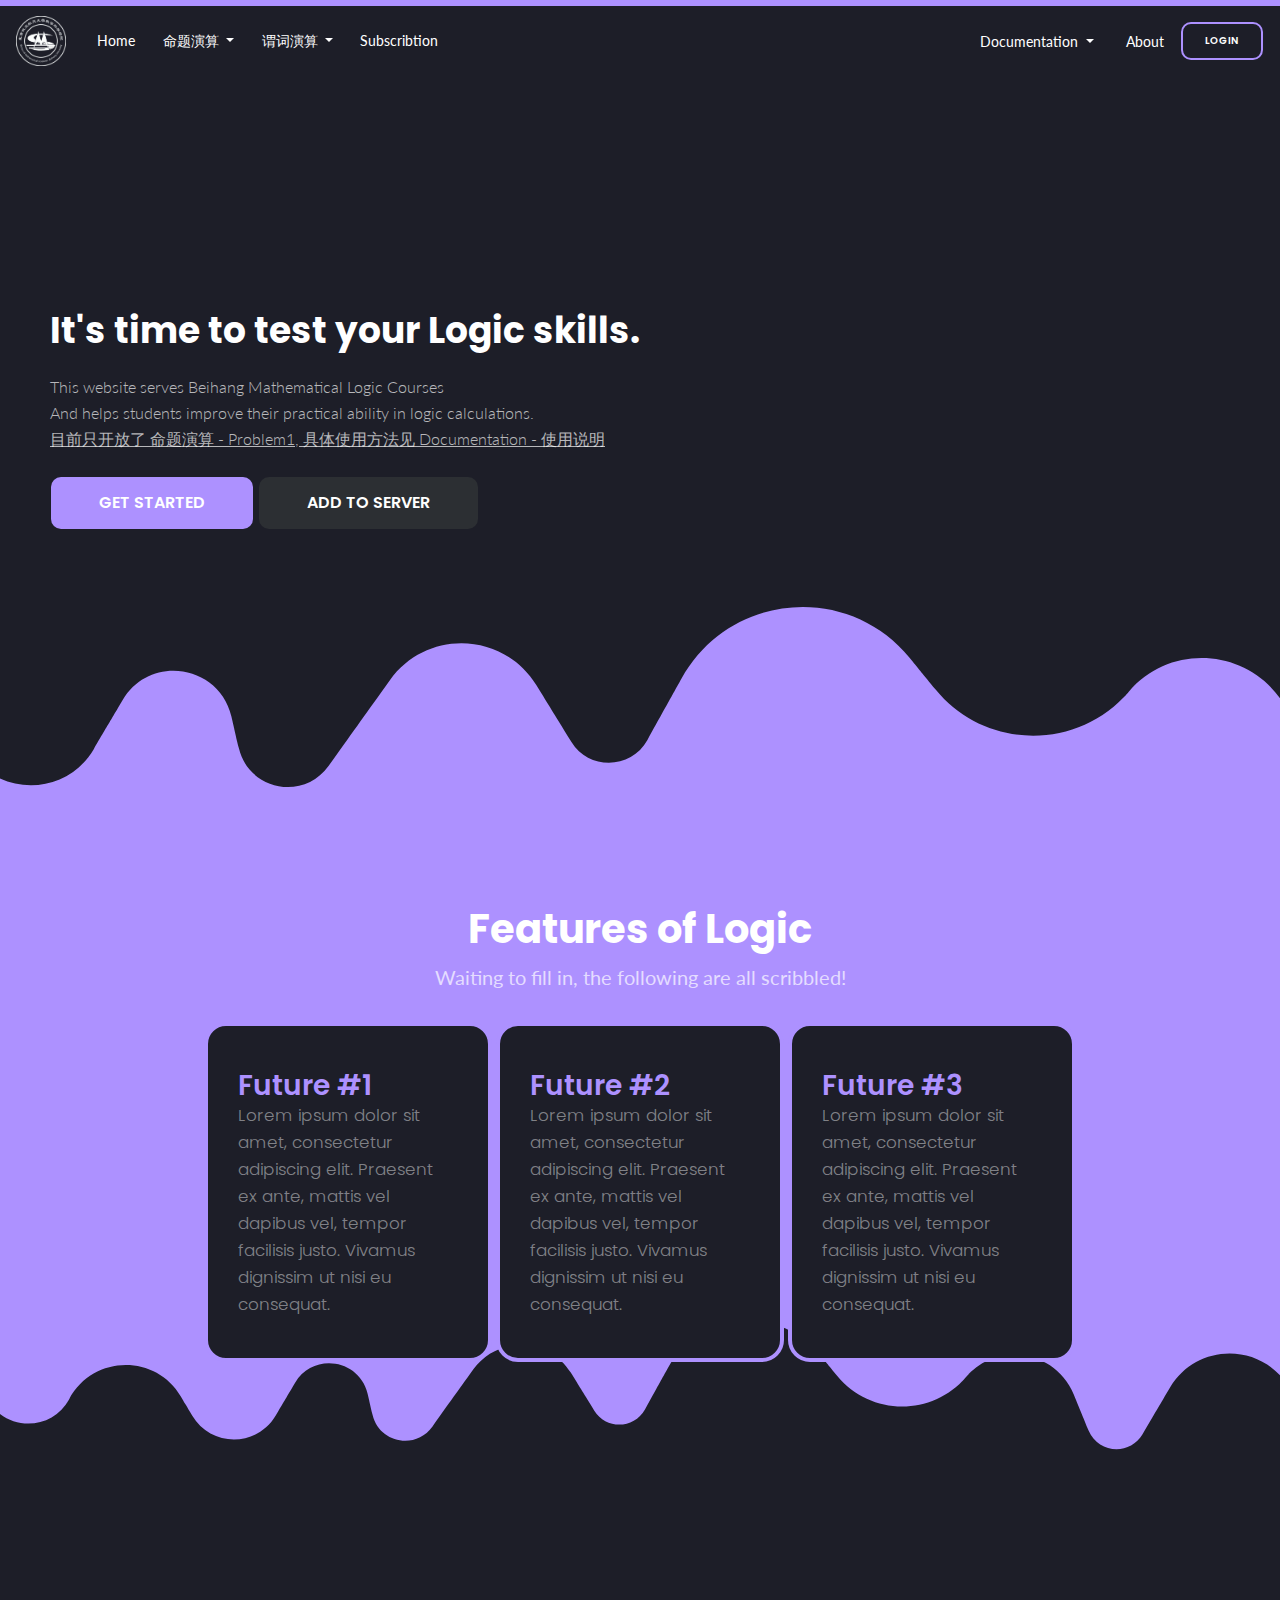
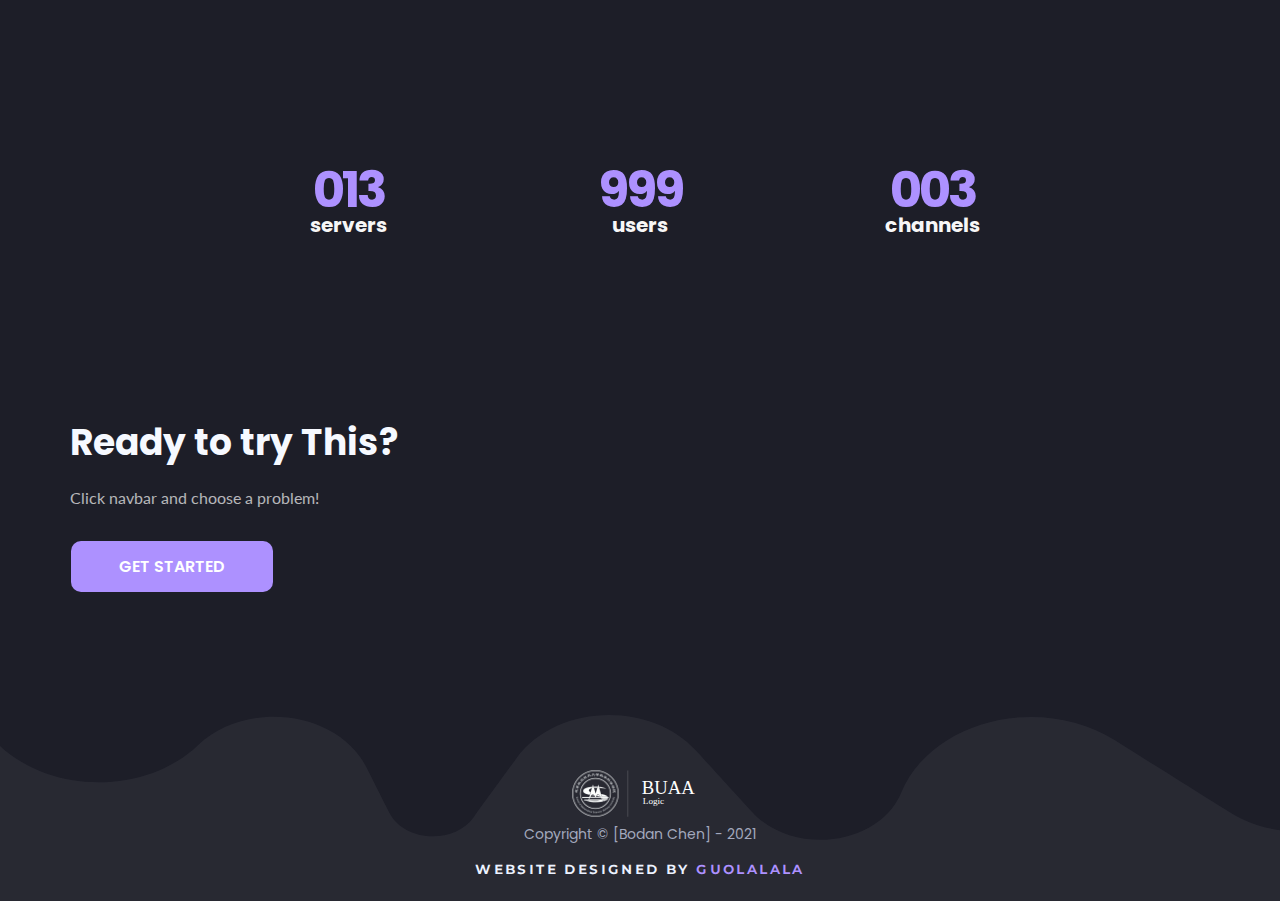
<file: index.html>
<!DOCTYPE html>
<html lang="en">

<head>
    <meta charset="UTF-8">
    <meta name="viewport" content="width=device-width, initial-scale=1, shrink-to-fit=no">
    <link rel="stylesheet" href="css/bootstrap.min.css">
    <link rel="stylesheet" href="css/main.css">
    <link rel="stylesheet" href="css/now-ui-kit.css">
    <link rel="stylesheet" href="css/style.css">
    <link href="https://fonts.googleapis.com/css?family=Poppins:300,400,600,700,800,900&display=swap" rel="stylesheet">
    <link href="https://fonts.googleapis.com/css?family=Montserrat:400,600,700,800,900&display=swap" rel="stylesheet">
    <link href="https://fonts.googleapis.com/css?family=Lato:300,400,600,700,800,900&display=swap" rel="stylesheet">
    <script type="text/javascript" src="https://cdnjs.cloudflare.com/ajax/libs/jquery/3.6.0/jquery.js"></script>
    <!-- <script type="text/javascript" src="js/math-core.js"></script> -->

    <title>BUAALOGIC</title>
</head>

<body>
    <nav class="navbar navbar-expand-lg bg-transparent">
        <button class="navbar-toggler" type="button" data-toggle="collapse" data-target="#navbarSupportedContent" aria-controls="navbarSupportedContent" aria-expanded="false" aria-label="Toggle navigation">
        <img src="assets/menuIcon.svg" width="20px" height="20px" style="max-width: none !important;">
    </button>
        <img src="assets/math_white.svg" width="50" height="50">
        <div class="collapse navbar-collapse" id="navbarSupportedContent" style="margin-left: 20px !important">
            <ul class="navbar-nav mr-auto">
                <li class="nav-item active">
                    <a class="nav-link" href="index.html">Home <span class="sr-only">(current)</span></a>
                </li>
                <!-- <li class="nav-item">
                <a id="topfeatures" class="nav-link" href="#">Features</a>
            </li> -->
                <div class="nav-item dropdown">
                    <a class="nav-link dropdown-toggle" href="#" id="navbarDropdown" role="button" data-toggle="dropdown" aria-haspopup="true" aria-expanded="false">
                    命题演算
                </a>
                    <div class="dropdown-menu" aria-labelledby="navbarDropdown">
                        <a id="mp1" class="dropdown-item" href="Pro_calculus/Problem1/index.html">真值表</a>
                        <a id="mp2" class="dropdown-item" href="Pro_calculus/Problem2/index.html">逻辑等值</a>
                        <a id="mp3" class="dropdown-item" href="#">析取范式</a>
                        <a id="mp4" class="dropdown-item" href="#">联结词完备</a>
                        <div class="dropdown-divider"></div>
                        <a id="mp5" class="dropdown-item" href="Pro_calculus/Problem5/index.html">证明1</a>
                    </div>
                </div>
                <div class="nav-item dropdown">
                    <a class="nav-link dropdown-toggle" href="#" id="navbarDropdown" role="button" data-toggle="dropdown" aria-haspopup="true" aria-expanded="false">
                    谓词演算
                </a>
                    <div class="dropdown-menu" aria-labelledby="navbarDropdown">
                        <a class="dropdown-item" href="#">Problem 1</a>
                        <a class="dropdown-item" href="#">Problem 2</a>
                        <div class="dropdown-divider"></div>
                        <a class="dropdown-item" href="#">Problem 3</a>
                    </div>
                </div>
                <!-- <li class="nav-item">
                <a class="nav-link" href="#">Dashboard</a>
            </li> -->
                <li class="nav-item">
                    <a class="nav-link" href="#">Subscribtion</a>
                </li>
            </ul>
            <div class="nav-item dropdown">
                <a class="nav-link dropdown-toggle" href="#" id="navbarDropdown" role="button" data-toggle="dropdown" aria-haspopup="true" aria-expanded="false">
                Documentation
            </a>
                <div class="dropdown-menu" aria-labelledby="navbarDropdown">
                    <a class="dropdown-item" href="img/README.pdf" target="_blank">使用说明</a>
                    <a class="dropdown-item" href="#">Tutorials</a>
                    <div class="dropdown-divider"></div>
                    <a class="dropdown-item" href="#">Server settings</a>
                </div>
            </div>
            <div class="nav-item">
                <a class="nav-link" href="#">About</a>
            </div>
            <button class="btn login-btn btn-outline-accent my-2 my-sm-0" style="font-size: 10px !important;font-family: poppins !important;">LOGIN</button>
        </div>
    </nav>

    <div class="heading">
        <h1 class="display-5 title">It's time to test your Logic skills.</h1>
        <p class="subtitle">This website serves Beihang Mathematical Logic Courses<br />And helps students improve their practical ability in logic calculations.
            <br /><u>目前只开放了 命题演算 - Problem1,   具体使用方法见 Documentation - 使用说明</u></p>
        <a class="btn btn-primary btn-lg" href="#" role="button">Get started</a>
        <a class="btn btn-secondary btn-lg" href="#" role="button">Add to server</a>
        <br /><br /><br /><br /><br /><br />
    </div>
    <div class="features">
        <div class="title">Features of Logic</div>
        <div class="subtitle">Waiting to fill in, the following are all scribbled!</div>
        <div class="cards">
            <div class="card" style="width: 18rem;">
                <div class="card-body">
                    <h5 class="card-title">Future #1</h5>
                    <p class="card-text">Lorem ipsum dolor sit amet, consectetur adipiscing elit. Praesent ex ante, mattis vel dapibus vel, tempor facilisis justo. Vivamus dignissim ut nisi eu consequat.</p>
                </div>
            </div>
            <div class="card" style="width: 18rem;">
                <div class="card-body">
                    <h5 class="card-title">Future #2</h5>
                    <p class="card-text">Lorem ipsum dolor sit amet, consectetur adipiscing elit. Praesent ex ante, mattis vel dapibus vel, tempor facilisis justo. Vivamus dignissim ut nisi eu consequat.</p>
                </div>
            </div>
            <div class="card" style="width: 18rem;">
                <div class="card-body">
                    <h5 class="card-title">Future #3</h5>
                    <p class="card-text">Lorem ipsum dolor sit amet, consectetur adipiscing elit. Praesent ex ante, mattis vel dapibus vel, tempor facilisis justo. Vivamus dignissim ut nisi eu consequat.</p>
                </div>
            </div>
        </div>
    </div>
    <div class="statistics">
        <div class="cards">
            <div class="card statistic" style="width: 18rem;">
                <div class="card-body">
                    <p class="card-title" style="font-size: 50px !important;line-height: 15px !important;letter-spacing: -0.06em !important;font-weight: bold !important;">013</h1>
                        <p style="font-weight: bold !important;font-size: 20px !important;">servers</p>
                </div>
            </div>
            <div class="card statistic" style="width: 18rem;">
                <div class="card-body">
                    <p class="card-title" style="font-size: 50px !important;line-height: 15px !important;letter-spacing: -0.06em !important;font-weight: bold !important;">999</h1>
                        <p style="font-weight: bold !important;font-size: 20px !important;">users</p>
                </div>
            </div>
            <div class="card statistic" style="width: 18rem;">
                <div class="card-body">
                    <p class="card-title" style="font-size: 50px !important;line-height: 15px !important;letter-spacing: -0.06em !important;font-weight: bold !important;">003</h1>
                        <p style="font-weight: bold !important;font-size: 20px !important;">channels</p>
                </div>
            </div>
        </div>
    </div>
    <div class="page_end">
        <div class="start">
            <div class="card">
                <div class="card-body gs-card">
                    <div class="title">Ready to try This?</div>
                    <div class="subtitle">Click navbar and choose a problem!</div>
                    <br />
                    <a class="btn btn-primary btn-lg" href="#" role="button">Get started</a>
                </div><br />
            </div>
        </div>
        <div class="footer">
            <div class="bot-footer">
                <img src="assets/mathword.svg" width="150"><br /> Copyright © [Bodan Chen] - 2021
            </div><br/>
            <div class="nouridio">website designed by <a href="https://github.com/guolalala"> guolalala</a></div>
            </di </div>
            <!-- <script src="https://code.jquery.com/jquery-3.3.1.slim.min.js" integrity="sha384-q8i/X+965DzO0rT7abK41JStQIAqVgRVzpbzo5smXKp4YfRvH+8abtTE1Pi6jizo" crossorigin="anonymous"></script> -->
            <script src="https://cdnjs.cloudflare.com/ajax/libs/popper.js/1.14.7/umd/popper.min.js" integrity="sha384-UO2eT0CpHqdSJQ6hJty5KVphtPhzWj9WO1clHTMGa3JDZwrnQq4sF86dIHNDz0W1" crossorigin="anonymous"></script>
            <script src="https://stackpath.bootstrapcdn.com/bootstrap/4.3.1/js/bootstrap.min.js" integrity="sha384-JjSmVgyd0p3pXB1rRibZUAYoIIy6OrQ6VrjIEaFf/nJGzIxFDsf4x0xIM+B07jRM" crossorigin="anonymous"></script>
            <script src="js/now-ui-kit.min.js"></script>
</body>

</html>
</file>
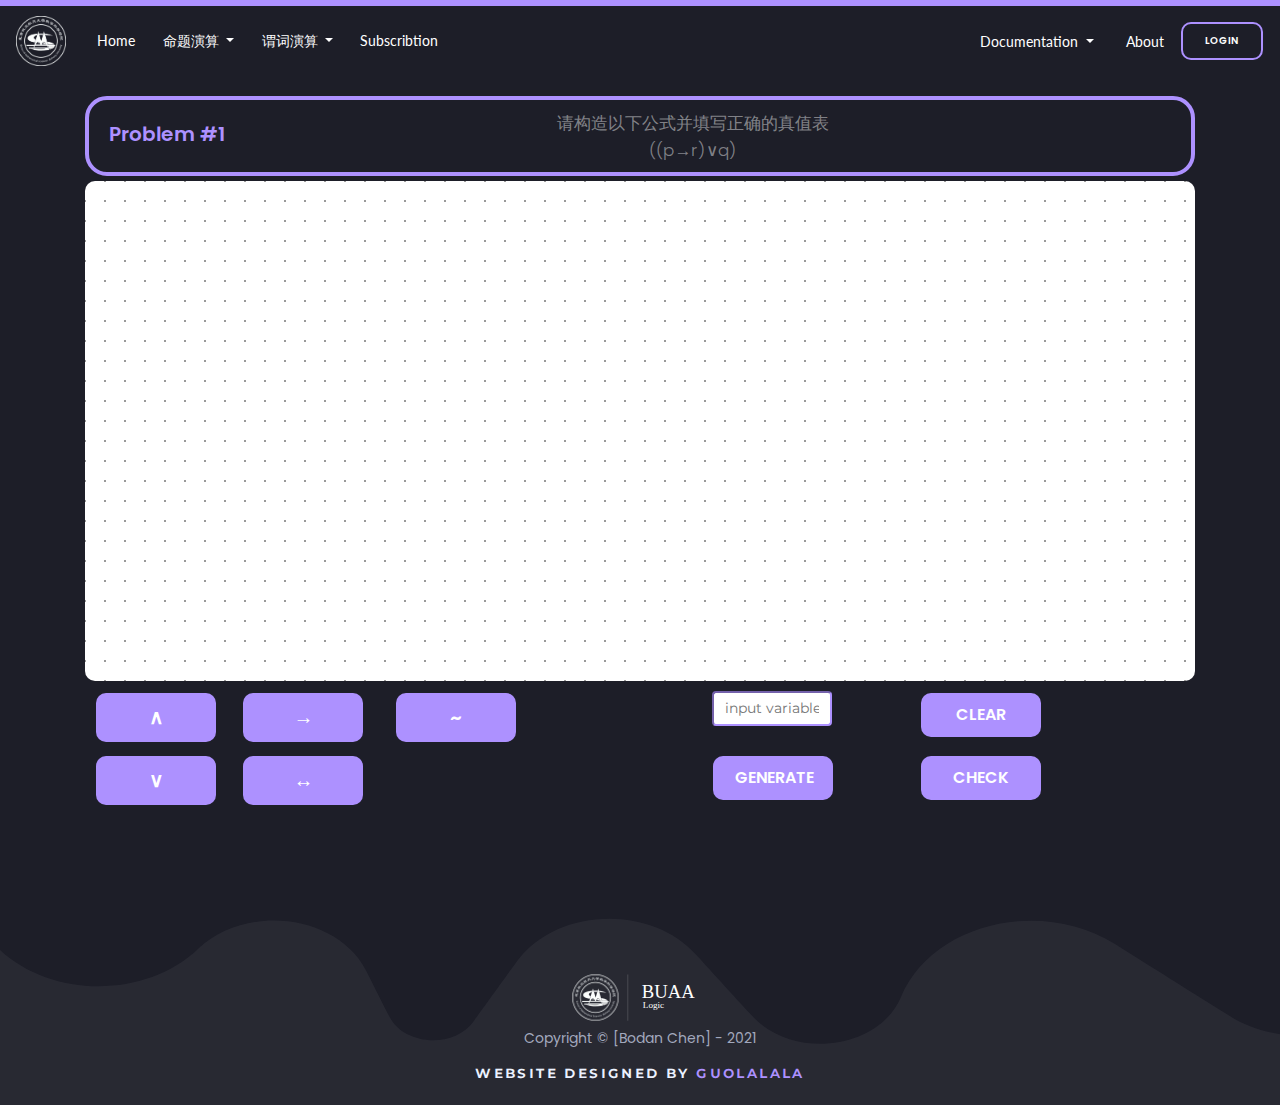
<file: Pro_calculus/Problem1/index.html>
<!--
 * @author: Bodan Chen
 * @Date: 2021-08-30 16:50:21
 * @LastEditors: Bodan Chen
 * @LastEditTime: 2021-09-10 18:57:23
 * @Email: 18377475@buaa.edu.cn
-->
<!DOCTYPE html>
<html lang="en">

<head>
    <meta charset="UTF-8">
    <meta name="viewport" content="width=device-width, initial-scale=1, shrink-to-fit=no">
    <link rel="stylesheet" href="../../css/bootstrap.min.css">
    <link rel="stylesheet" href="../../css/main.css">
    <!-- <link href="/css/main.css"> -->
    <link rel="stylesheet" href="../../css/now-ui-kit.css">
    <link rel="stylesheet" href="style.css">
    <link href="https://fonts.googleapis.com/css?family=Poppins:300,400,600,700,800,900&display=swap" rel="stylesheet">
    <link href="https://fonts.googleapis.com/css?family=Montserrat:400,600,700,800,900&display=swap" rel="stylesheet">
    <link href="https://fonts.googleapis.com/css?family=Lato:300,400,600,700,800,900&display=swap" rel="stylesheet">
    <script type="text/javascript" src="https://cdnjs.cloudflare.com/ajax/libs/jquery/3.6.0/jquery.js"></script>
    <script type="text/javascript" src="math-core.js"></script>

    <title>BUAALOGIC</title>
</head>

<body>
    <nav class="navbar navbar-expand-lg bg-transparent">
        <button class="navbar-toggler" type="button" data-toggle="collapse" data-target="#navbarSupportedContent" aria-controls="navbarSupportedContent" aria-expanded="false" aria-label="Toggle navigation">
        <img src="../../assets/menuIcon.svg" width="20px" height="20px" style="max-width: none !important;">
    </button>
        <img src="../../assets/math_white.svg" width="50" height="50">
        <div class="collapse navbar-collapse" id="navbarSupportedContent" style="margin-left: 20px !important">
            <ul class="navbar-nav mr-auto">
                <li class="nav-item active">
                    <a class="nav-link" href="../../index.html">Home <span class="sr-only">(current)</span></a>
                </li>
                <!-- <li class="nav-item">
                <a id="topfeatures" class="nav-link" href="#">Features</a>
            </li> -->
                <div class="nav-item dropdown">
                    <a class="nav-link dropdown-toggle" href="#" id="navbarDropdown" role="button" data-toggle="dropdown" aria-haspopup="true" aria-expanded="false">
                    命题演算
                </a>
                    <div class="dropdown-menu" aria-labelledby="navbarDropdown">
                        <a id="mp1" class="dropdown-item" href="#">真值表</a>
                        <a id="mp2" class="dropdown-item" href="#">逻辑等值</a>
                        <a id="mp3" class="dropdown-item" href="#">析取范式</a>
                        <a id="mp4" class="dropdown-item" href="#">联结词完备</a>
                        <div class="dropdown-divider"></div>
                        <a id="mp5" class="dropdown-item" href="../Problem5/index.html">证明1</a>
                    </div>
                </div>
                <div class="nav-item dropdown">
                    <a class="nav-link dropdown-toggle" href="#" id="navbarDropdown" role="button" data-toggle="dropdown" aria-haspopup="true" aria-expanded="false">
                    谓词演算
                </a>
                    <div class="dropdown-menu" aria-labelledby="navbarDropdown">
                        <a class="dropdown-item" href="#">Problem 1</a>
                        <a class="dropdown-item" href="#">Problem 2</a>
                        <div class="dropdown-divider"></div>
                        <a class="dropdown-item" href="#">Problem 3</a>
                    </div>
                </div>
                <!-- <li class="nav-item">
                <a class="nav-link" href="#">Dashboard</a>
            </li> -->
                <li class="nav-item">
                    <a class="nav-link" href="#">Subscribtion</a>
                </li>
            </ul>
            <div class="nav-item dropdown">
                <a class="nav-link dropdown-toggle" href="#" id="navbarDropdown" role="button" data-toggle="dropdown" aria-haspopup="true" aria-expanded="false">
                Documentation
            </a>
                <div class="dropdown-menu" aria-labelledby="navbarDropdown">
                    <a class="dropdown-item" href="../../img/README.pdf" target="_blank">使用说明</a>
                    <a class="dropdown-item" href="#">Tutorials</a>
                    <div class="dropdown-divider"></div>
                    <a class="dropdown-item" href="#">Server settings</a>
                </div>
            </div>
            <div class="nav-item">
                <a class="nav-link" href="#">About</a>
            </div>
            <button class="btn login-btn btn-outline-accent my-2 my-sm-0" style="font-size: 10px !important;font-family: poppins !important;">LOGIN</button>
        </div>
    </nav>

    <div id="project-cont" class="container">
        <div id="project">
            <div class="cards">
                <div class="card" id="topcards">
                    <div class="card-body">
                        <div id="top-card-title-text">
                        <h5 class="card-title">Problem #1</h5>
                    </div>
                        <div id="top-card-text">
                            <p class="card-text">请构造以下公式并填写正确的真值表</p>
                            <p id="logic-expre" class="card-text"></p>
                        </div>
                    </div>
                </div>
            </div>
        </div>
        <div id="truth-table"></div>
        <div id="input-container">
            <div class="item0"></div>
            <div class="item1">
                <a id="operator∧" class="btn btn-primary btn-lg operators" role="button">∧</a>
            </div>
            <div class="item2">
                <a id="operator∨" class="btn btn-primary btn-lg operators" role="button">∨</a>
            </div>
            <div class="item3">
                <a id="operator→" class="btn btn-primary btn-lg operators" role="button">→</a>
            </div>
            <div class="item4">
                <a id="operator↔" class="btn btn-primary btn-lg operators" role="button">↔</a>
            </div>
            <div class="item5">
                <a id="operator~" class="btn btn-primary btn-lg operators" role="button">~</a>
            </div>
            <div class="item6">
                <a id="generate-button" class="btn btn-primary btn-lg" role="button">generate</a>
            </div>
            <div class="item7">
                <a id="clear-button" class="btn btn-primary btn-lg" role="button">clear</a>
            </div>
            <div class="item8">
                <a id="checka" class="btn btn-primary btn-lg" role="button">check</a>
            </div>
            <div class="item9"></div>
            <div class="item10">
                <input placeholder="input variable" id="input-variable" type="text" class="btn-lg">
            </div>
        </div>
        <!-- <div id="input-section"></div>
    <div id="truth-table"></div>
    <div id="hidden-container"></div> -->
    </div>
    <div id="hidden-container"></div>

    <div class="page_end">
        <div class="start">

        </div>
        <div class="footer">
            <div class="bot-footer">
                <img src="../../assets/mathword.svg" width="150"><br /> Copyright © [Bodan Chen] - 2021
            </div><br/>
            <div class="nouridio">website designed by <a href="https://github.com/guolalala"> guolalala</a></div>
            </di </div>
            <!-- <script src="https://code.jquery.com/jquery-3.3.1.slim.min.js" integrity="sha384-q8i/X+965DzO0rT7abK41JStQIAqVgRVzpbzo5smXKp4YfRvH+8abtTE1Pi6jizo" crossorigin="anonymous"></script> -->
            <script src="https://cdnjs.cloudflare.com/ajax/libs/popper.js/1.14.7/umd/popper.min.js" integrity="sha384-UO2eT0CpHqdSJQ6hJty5KVphtPhzWj9WO1clHTMGa3JDZwrnQq4sF86dIHNDz0W1" crossorigin="anonymous"></script>
            <script src="https://stackpath.bootstrapcdn.com/bootstrap/4.3.1/js/bootstrap.min.js" integrity="sha384-JjSmVgyd0p3pXB1rRibZUAYoIIy6OrQ6VrjIEaFf/nJGzIxFDsf4x0xIM+B07jRM" crossorigin="anonymous"></script>
            <script src="../../js/now-ui-kit.min.js"></script>
</body>

</html>
</file>
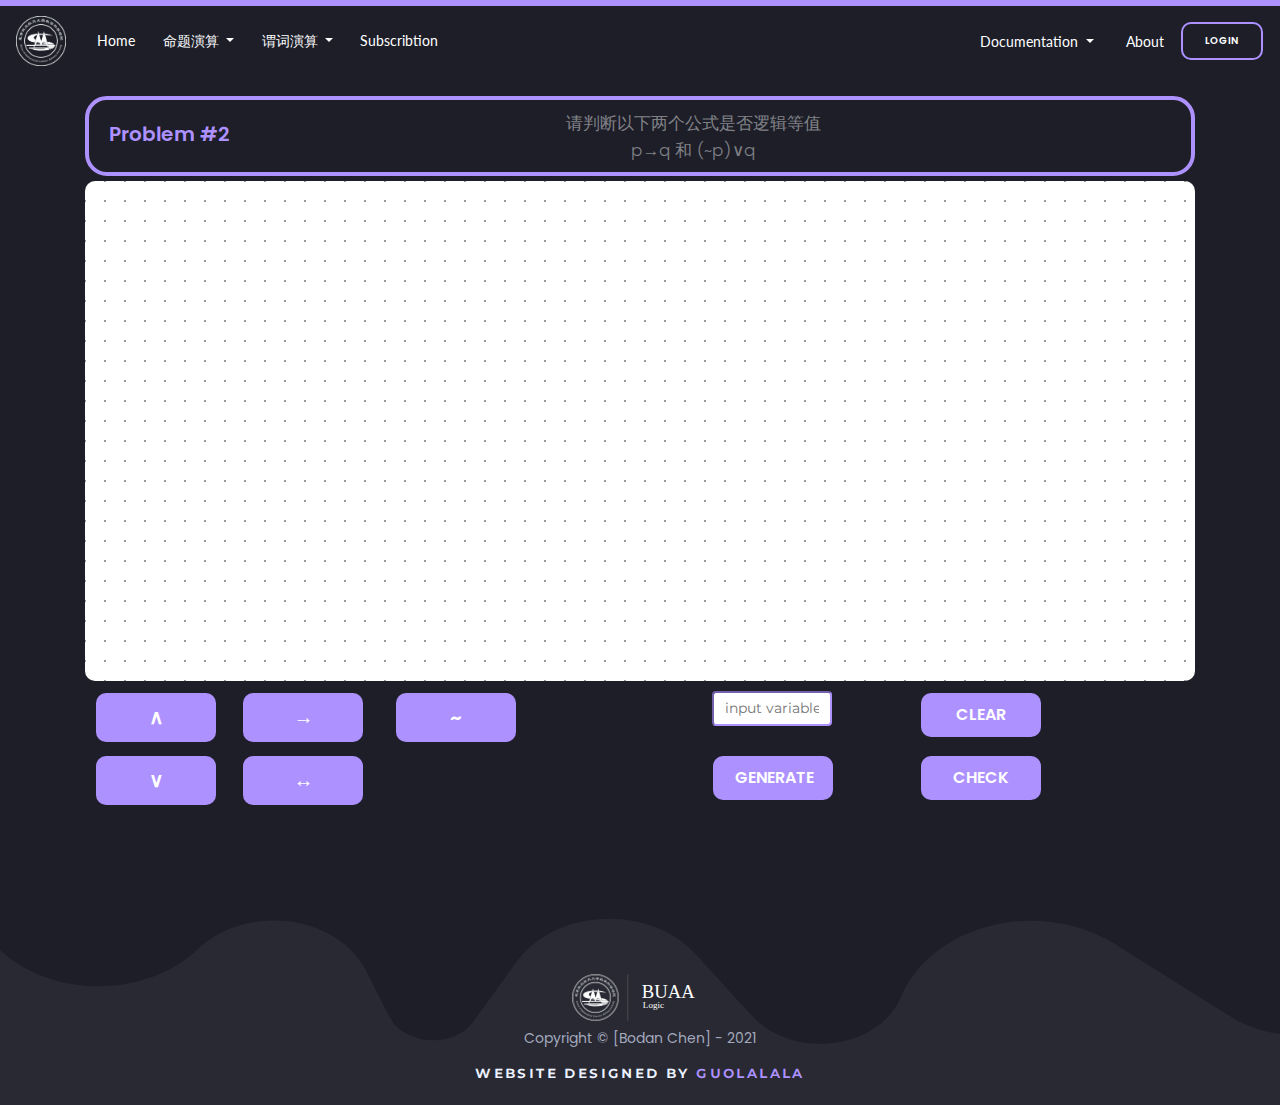
<file: Pro_calculus/Problem2/index.html>
<!--
 * @author: Bodan Chen
 * @Date: 2021-08-30 16:50:21
 * @LastEditors: Bodan Chen
 * @LastEditTime: 2021-09-10 19:13:46
 * @Email: 18377475@buaa.edu.cn
-->
<!DOCTYPE html>
<html lang="en">

<head>
    <meta charset="UTF-8">
    <meta name="viewport" content="width=device-width, initial-scale=1, shrink-to-fit=no">
    <link rel="stylesheet" href="../../css/bootstrap.min.css">
    <link rel="stylesheet" href="../../css/main.css">
    <!-- <link href="/css/main.css"> -->
    <link rel="stylesheet" href="../../css/now-ui-kit.css">
    <link rel="stylesheet" href="style.css">
    <link href="https://fonts.googleapis.com/css?family=Poppins:300,400,600,700,800,900&display=swap" rel="stylesheet">
    <link href="https://fonts.googleapis.com/css?family=Montserrat:400,600,700,800,900&display=swap" rel="stylesheet">
    <link href="https://fonts.googleapis.com/css?family=Lato:300,400,600,700,800,900&display=swap" rel="stylesheet">
    <script type="text/javascript" src="https://cdnjs.cloudflare.com/ajax/libs/jquery/3.6.0/jquery.js"></script>
    <script type="text/javascript" src="math-core.js"></script>

    <title>BUAALOGIC</title>
</head>

<body>
    <nav class="navbar navbar-expand-lg bg-transparent">
        <button class="navbar-toggler" type="button" data-toggle="collapse" data-target="#navbarSupportedContent" aria-controls="navbarSupportedContent" aria-expanded="false" aria-label="Toggle navigation">
        <img src="../../assets/menuIcon.svg" width="20px" height="20px" style="max-width: none !important;">
    </button>
        <img src="../../assets/math_white.svg" width="50" height="50">
        <div class="collapse navbar-collapse" id="navbarSupportedContent" style="margin-left: 20px !important">
            <ul class="navbar-nav mr-auto">
                <li class="nav-item active">
                    <a class="nav-link" href="../../index.html">Home <span class="sr-only">(current)</span></a>
                </li>
                <!-- <li class="nav-item">
                <a id="topfeatures" class="nav-link" href="#">Features</a>
            </li> -->
                <div class="nav-item dropdown">
                    <a class="nav-link dropdown-toggle" href="#" id="navbarDropdown" role="button" data-toggle="dropdown" aria-haspopup="true" aria-expanded="false">
                    命题演算
                </a>
                    <div class="dropdown-menu" aria-labelledby="navbarDropdown">
                        <a id="mp1" class="dropdown-item" href="#">真值表</a>
                        <a id="mp2" class="dropdown-item" href="#">逻辑等值</a>
                        <a id="mp3" class="dropdown-item" href="#">析取范式</a>
                        <a id="mp4" class="dropdown-item" href="#">联结词完备</a>
                        <div class="dropdown-divider"></div>
                        <a id="mp5" class="dropdown-item" href="../Problem5/index.html">证明1</a>
                    </div>
                </div>
                <div class="nav-item dropdown">
                    <a class="nav-link dropdown-toggle" href="#" id="navbarDropdown" role="button" data-toggle="dropdown" aria-haspopup="true" aria-expanded="false">
                    谓词演算
                </a>
                    <div class="dropdown-menu" aria-labelledby="navbarDropdown">
                        <a class="dropdown-item" href="#">Problem 1</a>
                        <a class="dropdown-item" href="#">Problem 2</a>
                        <div class="dropdown-divider"></div>
                        <a class="dropdown-item" href="#">Problem 3</a>
                    </div>
                </div>
                <!-- <li class="nav-item">
                <a class="nav-link" href="#">Dashboard</a>
            </li> -->
                <li class="nav-item">
                    <a class="nav-link" href="#">Subscribtion</a>
                </li>
            </ul>
            <div class="nav-item dropdown">
                <a class="nav-link dropdown-toggle" href="#" id="navbarDropdown" role="button" data-toggle="dropdown" aria-haspopup="true" aria-expanded="false">
                Documentation
            </a>
                <div class="dropdown-menu" aria-labelledby="navbarDropdown">
                    <a class="dropdown-item" href="../../img/README.pdf" target="_blank">使用说明</a>
                    <a class="dropdown-item" href="#">Tutorials</a>
                    <div class="dropdown-divider"></div>
                    <a class="dropdown-item" href="#">Server settings</a>
                </div>
            </div>
            <div class="nav-item">
                <a class="nav-link" href="#">About</a>
            </div>
            <button class="btn login-btn btn-outline-accent my-2 my-sm-0" style="font-size: 10px !important;font-family: poppins !important;">LOGIN</button>
        </div>
    </nav>

    <div id="project-cont" class="container">
        <div id="project">
            <div class="cards">
                <div class="card" id="topcards">
                    <div class="card-body">
                        <div id="top-card-title-text">
                        <h5 class="card-title">Problem #2</h5>
                    </div>
                        <div id="top-card-text">
                            <p class="card-text">请判断以下两个公式是否逻辑等值</p>
                            <p id="logic-expre" class="card-text">p→q 和 (~p)∨q</p>
                        </div>
                    </div>
                </div>
            </div>
        </div>
        <div id="truth-table"></div>
        <div id="input-container">
            <div class="item0"></div>
            <div class="item1">
                <a id="operator∧" class="btn btn-primary btn-lg operators" role="button">∧</a>
            </div>
            <div class="item2">
                <a id="operator∨" class="btn btn-primary btn-lg operators" role="button">∨</a>
            </div>
            <div class="item3">
                <a id="operator→" class="btn btn-primary btn-lg operators" role="button">→</a>
            </div>
            <div class="item4">
                <a id="operator↔" class="btn btn-primary btn-lg operators" role="button">↔</a>
            </div>
            <div class="item5">
                <a id="operator~" class="btn btn-primary btn-lg operators" role="button">~</a>
            </div>
            <div class="item6">
                <a id="generate-button" class="btn btn-primary btn-lg" role="button">generate</a>
            </div>
            <div class="item7">
                <a id="clear-button" class="btn btn-primary btn-lg" role="button">clear</a>
            </div>
            <div class="item8">
                <a id="checka" class="btn btn-primary btn-lg" role="button">check</a>
            </div>
            <div class="item9"></div>
            <div class="item10">
                <input placeholder="input variable" id="input-variable" type="text" class="btn-lg">
            </div>
        </div>
        <!-- <div id="input-section"></div>
    <div id="truth-table"></div>
    <div id="hidden-container"></div> -->
    </div>
    <div id="hidden-container"></div>

    <div class="page_end">
        <div class="start">

        </div>
        <div class="footer">
            <div class="bot-footer">
                <img src="../../assets/mathword.svg" width="150"><br /> Copyright © [Bodan Chen] - 2021
            </div><br/>
            <div class="nouridio">website designed by <a href="https://github.com/guolalala"> guolalala</a></div>
            </di </div>
            <!-- <script src="https://code.jquery.com/jquery-3.3.1.slim.min.js" integrity="sha384-q8i/X+965DzO0rT7abK41JStQIAqVgRVzpbzo5smXKp4YfRvH+8abtTE1Pi6jizo" crossorigin="anonymous"></script> -->
            <script src="https://cdnjs.cloudflare.com/ajax/libs/popper.js/1.14.7/umd/popper.min.js" integrity="sha384-UO2eT0CpHqdSJQ6hJty5KVphtPhzWj9WO1clHTMGa3JDZwrnQq4sF86dIHNDz0W1" crossorigin="anonymous"></script>
            <script src="https://stackpath.bootstrapcdn.com/bootstrap/4.3.1/js/bootstrap.min.js" integrity="sha384-JjSmVgyd0p3pXB1rRibZUAYoIIy6OrQ6VrjIEaFf/nJGzIxFDsf4x0xIM+B07jRM" crossorigin="anonymous"></script>
            <script src="../../js/now-ui-kit.min.js"></script>
</body>

</html>
</file>
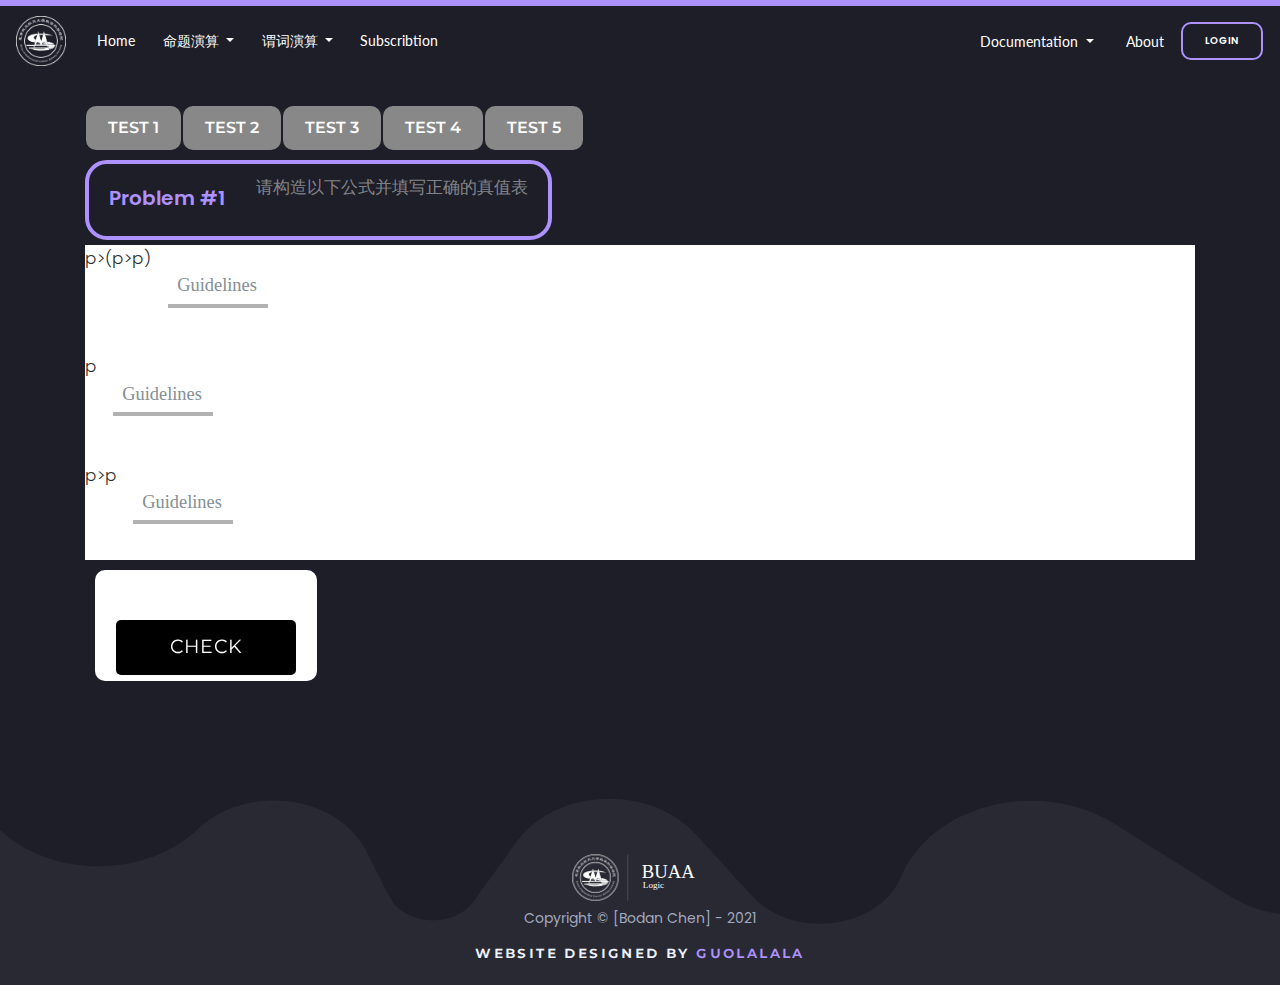
<file: Pro_calculus/Problem3/index.html>
<!--
 * @author: Bodan Chen
 * @Date: 2021-09-06 11:45:21
 * @LastEditors: Bodan Chen
 * @LastEditTime: 2021-09-06 21:54:28
 * @Email: 18377475@buaa.edu.cn
-->
<!DOCTYPE html>
<html lang="en">

<head>
    <meta charset="UTF-8">
    <meta name="viewport" content="width=device-width, initial-scale=1, shrink-to-fit=no">
    <link rel="stylesheet" href="../../css/bootstrap.min.css">
    <link rel="stylesheet" href="../../css/main.css">
    <!-- <link href="/css/main.css"> -->
    <link rel="stylesheet" href="../../css/now-ui-kit.css">
    <link rel="stylesheet" href="style.css">
    <link href="https://fonts.googleapis.com/css?family=Poppins:300,400,600,700,800,900&display=swap" rel="stylesheet">
    <link href="https://fonts.googleapis.com/css?family=Montserrat:400,600,700,800,900&display=swap" rel="stylesheet">
    <link href="https://fonts.googleapis.com/css?family=Lato:300,400,600,700,800,900&display=swap" rel="stylesheet">
    <script type="text/javascript" src="https://cdnjs.cloudflare.com/ajax/libs/jquery/3.6.0/jquery.js"></script>
    <script type="text/javascript" src="fun.js"></script>

    <title>BUAALOGIC</title>
</head>

<body>
    <nav class="navbar navbar-expand-lg bg-transparent">
        <button class="navbar-toggler" type="button" data-toggle="collapse" data-target="#navbarSupportedContent"
            aria-controls="navbarSupportedContent" aria-expanded="false" aria-label="Toggle navigation">
            <img src="../../assets/menuIcon.svg" width="20px" height="20px" style="max-width: none !important;">
        </button>
        <img src="../../assets/math_white.svg" width="50" height="50">
        <div class="collapse navbar-collapse" id="navbarSupportedContent" style="margin-left: 20px !important">
            <ul class="navbar-nav mr-auto">
                <li class="nav-item active">
                    <a class="nav-link" href="../../index.html">Home <span class="sr-only">(current)</span></a>
                </li>
                <!-- <li class="nav-item">
                <a id="topfeatures" class="nav-link" href="#">Features</a>
            </li> -->
                <div class="nav-item dropdown">
                    <a class="nav-link dropdown-toggle" href="#" id="navbarDropdown" role="button"
                        data-toggle="dropdown" aria-haspopup="true" aria-expanded="false">
                        命题演算
                    </a>
                    <div class="dropdown-menu" aria-labelledby="navbarDropdown">
                        <a id="mp1" class="dropdown-item" href="#">Problem 1</a>
                        <a id="mp2" class="dropdown-item" href="#">Problem 2</a>
                        <div class="dropdown-divider"></div>
                        <a id="mp3" class="dropdown-item" href="#">Problem 3</a>
                    </div>
                </div>
                <div class="nav-item dropdown">
                    <a class="nav-link dropdown-toggle" href="#" id="navbarDropdown" role="button"
                        data-toggle="dropdown" aria-haspopup="true" aria-expanded="false">
                        谓词演算
                    </a>
                    <div class="dropdown-menu" aria-labelledby="navbarDropdown">
                        <a class="dropdown-item" href="#">Problem 1</a>
                        <a class="dropdown-item" href="#">Problem 2</a>
                        <div class="dropdown-divider"></div>
                        <a class="dropdown-item" href="#">Problem 3</a>
                    </div>
                </div>
                <!-- <li class="nav-item">
                <a class="nav-link" href="#">Dashboard</a>
            </li> -->
                <li class="nav-item">
                    <a class="nav-link" href="#">Subscribtion</a>
                </li>
            </ul>
            <div class="nav-item dropdown">
                <a class="nav-link dropdown-toggle" href="#" id="navbarDropdown" role="button" data-toggle="dropdown"
                    aria-haspopup="true" aria-expanded="false">
                    Documentation
                </a>
                <div class="dropdown-menu" aria-labelledby="navbarDropdown">
                    <a class="dropdown-item" href="../../img/README.pdf" target="_blank">使用说明</a>
                    <a class="dropdown-item" href="#">Tutorials</a>
                    <div class="dropdown-divider"></div>
                    <a class="dropdown-item" href="#">Server settings</a>
                </div>
            </div>
            <div class="nav-item">
                <a class="nav-link" href="#">About</a>
            </div>
            <button class="btn login-btn btn-outline-accent my-2 my-sm-0"
                style="font-size: 10px !important;font-family: poppins !important;">LOGIN</button>
        </div>
    </nav>

    <div id="project-cont" class="container">
        <div id="button-container">
            <!-- <button id="testbutton" class="btn">BUTTON</button> -->
        </div>
        <div id="project">
            <div class="cards">
                <div class="card" id="topcards">
                    <div class="card-body">
                        <h5 class="card-title">Problem #1</h5>
                        <div id="top-card-text">
                            <p class="card-text">请构造以下公式并填写正确的真值表</p>
                            <p id="logic-expre" class="card-text"></p>
                        </div>
                    </div>
                </div>
            </div>
        </div>

        <div id="select-container">
            <div class="Row-item" style="z-index: 6;">
                <div class="equation">
                    <p>p&gt;(p&gt;p)</p>
                </div>
                <div class="sel"><select name="select-derive" id="select-answer">
                        <option value="" disabled="disabled">Guidelines</option>
                        <option value="L1">L1</option>
                        <option value="L2">L2</option>
                        <option value="L3">L3</option>
                        <option value="MP">MP</option>
                        <option value="HS">HS</option>
                    </select></div>
            </div>
            <hr class="rule">
            <div class="Row-item" style="z-index: 5;">
                <div class="equation">
                    <p>p</p>
                </div>
                <div class="sel"><select name="select-derive" id="select-answer">
                        <option value="" disabled="disabled">Guidelines</option>
                        <option value="L1">L1</option>
                        <option value="L2">L2</option>
                        <option value="L3">L3</option>
                        <option value="MP">MP</option>
                        <option value="HS">HS</option>
                    </select></div>
            </div>
            <hr class="rule">
            <div class="Row-item" style="z-index: 4;">
                <div class="equation">
                    <p>p&gt;p</p>
                </div>
                <div class="sel"><select name="select-derive" id="select-answer">
                        <option value="" disabled="disabled">Guidelines</option>
                        <option value="L1">L1</option>
                        <option value="L2">L2</option>
                        <option value="L3">L3</option>
                        <option value="MP">MP</option>
                        <option value="HS">HS</option>
                    </select></div>
            </div>
            <hr class="rule">
        </div>
        <div id="check-container">
            <span><a id="check-button" "></a></span>
            <!--<div class=" check-button-section">
                    <button id="check-button">Check</button>
        </div>-->
        <div id="answer-img"></div>
    </div>
    <!-- <div id="truth-table"></div>
        <div id="input-container">
            <div class="item0"></div>
            <div class="item1">
                <a id="operator∧" class="btn btn-primary btn-lg operators" role="button">∧</a>
            </div>
            <div class="item2">
                <a id="operator∨" class="btn btn-primary btn-lg operators" role="button">∨</a>
            </div>
            <div class="item3">
                <a id="operator→" class="btn btn-primary btn-lg operators" role="button">→</a>
            </div>
            <div class="item4">
                <a id="operator↔" class="btn btn-primary btn-lg operators" role="button">↔</a>
            </div>
            <div class="item5">
                <a id="operator~" class="btn btn-primary btn-lg operators" role="button">~</a>
            </div>
            <div class="item6">
                <a id="generate-button" class="btn btn-primary btn-lg" role="button">generate</a>
            </div>
            <div class="item7">
                <a id="clear-button" class="btn btn-primary btn-lg" role="button">clear</a>
            </div>
            <div class="item8">
                <a id="checka" class="btn btn-primary btn-lg" role="button">check</a>
            </div>
            <div class="item9"></div>
            <div class="item10">
                <input placeholder="input variable" id="input-variable" type="text" class="btn-lg">
            </div>
        </div> -->
    <!-- <div id="input-section"></div>
    <div id="truth-table"></div>
    <div id="hidden-container"></div> -->
    </div>
    <div id="hidden-container">

    </div>

    <div class="page_end">
        <div class="start">

        </div>
        <div class="footer">
            <div class="bot-footer">
                <img src="../../assets/mathword.svg" width="150"><br /> Copyright © [Bodan Chen] - 2021
            </div><br />
            <div class="nouridio">website designed by <a href="https://github.com/guolalala"> guolalala</a></div>
            </di </div>
            <!-- <script src="https://code.jquery.com/jquery-3.3.1.slim.min.js" integrity="sha384-q8i/X+965DzO0rT7abK41JStQIAqVgRVzpbzo5smXKp4YfRvH+8abtTE1Pi6jizo" crossorigin="anonymous"></script> -->
            <script src="https://cdnjs.cloudflare.com/ajax/libs/popper.js/1.14.7/umd/popper.min.js"
                integrity="sha384-UO2eT0CpHqdSJQ6hJty5KVphtPhzWj9WO1clHTMGa3JDZwrnQq4sF86dIHNDz0W1"
                crossorigin="anonymous"></script>
            <script src="https://stackpath.bootstrapcdn.com/bootstrap/4.3.1/js/bootstrap.min.js"
                integrity="sha384-JjSmVgyd0p3pXB1rRibZUAYoIIy6OrQ6VrjIEaFf/nJGzIxFDsf4x0xIM+B07jRM"
                crossorigin="anonymous"></script>
            <script src="../../js/now-ui-kit.min.js"></script>
</body>

</html>
</file>
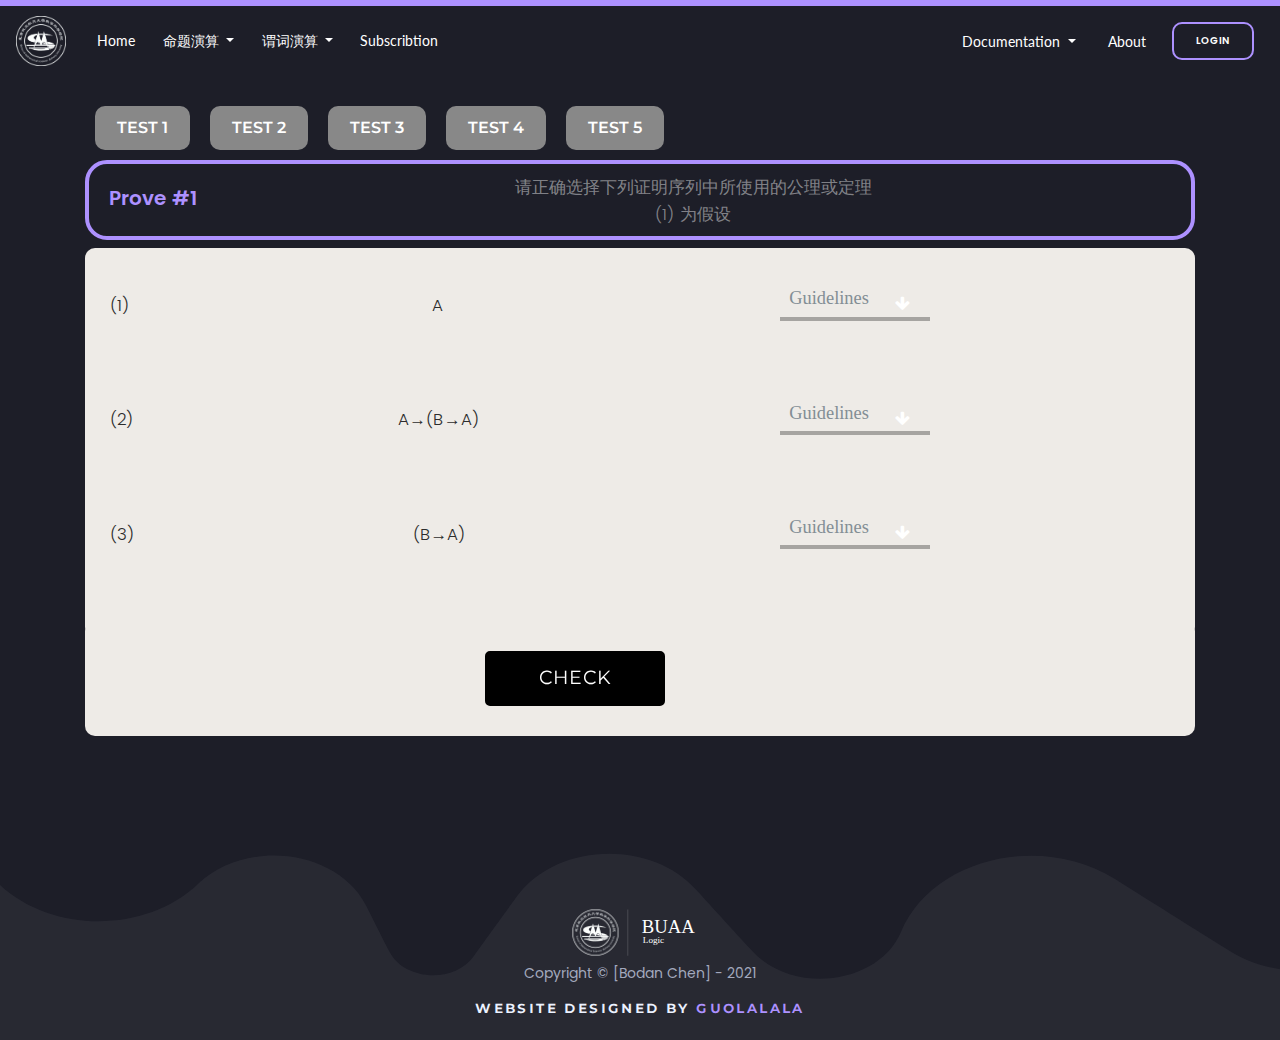
<file: Pro_calculus/Problem5/index.html>
<!--
 * @author: Bodan Chen
 * @Date: 2021-09-06 11:45:21
 * @LastEditors: Bodan Chen
 * @LastEditTime: 2021-09-07 23:24:20
 * @Email: 18377475@buaa.edu.cn
-->
<!DOCTYPE html>
<html lang="en">

<head>
    <meta charset="UTF-8">
    <meta name="viewport" content="width=device-width, initial-scale=1, shrink-to-fit=no">
    <link rel="stylesheet" href="../../css/bootstrap.min.css">
    <link rel="stylesheet" href="../../css/main.css">
    <!-- <link href="/css/main.css"> -->
    <link rel="stylesheet" href="../../css/now-ui-kit.css">
    <link rel="stylesheet" href="style.css">
    <link href="../../css/font-awesome.css" rel="stylesheet" type="text/css" media="all"/>
    <link href="https://fonts.googleapis.com/css?family=Poppins:300,400,600,700,800,900&display=swap" rel="stylesheet">
    <link href="https://fonts.googleapis.com/css?family=Montserrat:400,600,700,800,900&display=swap" rel="stylesheet">
    <link href="https://fonts.googleapis.com/css?family=Lato:300,400,600,700,800,900&display=swap" rel="stylesheet">
    <script type="text/javascript" src="https://cdnjs.cloudflare.com/ajax/libs/jquery/3.6.0/jquery.js"></script>
    <script type="text/javascript" src="fun.js"></script>

    <title>BUAALOGIC</title>
</head>

<body>
    <nav class="navbar navbar-expand-lg bg-transparent">
        <button class="navbar-toggler" type="button" data-toggle="collapse" data-target="#navbarSupportedContent"
            aria-controls="navbarSupportedContent" aria-expanded="false" aria-label="Toggle navigation">
            <img src="../../assets/menuIcon.svg" width="20px" height="20px" style="max-width: none !important;">
        </button>
        <img src="../../assets/math_white.svg" width="50" height="50">
        <div class="collapse navbar-collapse" id="navbarSupportedContent" style="margin-left: 20px !important">
            <ul class="navbar-nav mr-auto">
                <li class="nav-item active">
                    <a class="nav-link" href="../../index.html">Home <span class="sr-only">(current)</span></a>
                </li>
                <!-- <li class="nav-item">
                <a id="topfeatures" class="nav-link" href="#">Features</a>
            </li> -->
                <div class="nav-item dropdown">
                    <a class="nav-link dropdown-toggle" href="#" id="navbarDropdown" role="button"
                        data-toggle="dropdown" aria-haspopup="true" aria-expanded="false">
                        命题演算
                    </a>
                    <div class="dropdown-menu" aria-labelledby="navbarDropdown">
                        <a id="mp1" class="dropdown-item" href="../Problem1/index.html">真值表</a>
                        <a id="mp2" class="dropdown-item" href="#">Problem 2</a>
                        <div class="dropdown-divider"></div>
                        <a id="mp3" class="dropdown-item" href="#">证明1</a>
                    </div>
                </div>
                <div class="nav-item dropdown">
                    <a class="nav-link dropdown-toggle" href="#" id="navbarDropdown" role="button"
                        data-toggle="dropdown" aria-haspopup="true" aria-expanded="false">
                        谓词演算
                    </a>
                    <div class="dropdown-menu" aria-labelledby="navbarDropdown">
                        <a class="dropdown-item" href="#">Problem 1</a>
                        <a class="dropdown-item" href="#">Problem 2</a>
                        <div class="dropdown-divider"></div>
                        <a class="dropdown-item" href="#">Problem 3</a>
                    </div>
                </div>
                <!-- <li class="nav-item">
                <a class="nav-link" href="#">Dashboard</a>
            </li> -->
                <li class="nav-item">
                    <a class="nav-link" href="#">Subscribtion</a>
                </li>
            </ul>
            <div class="nav-item dropdown">
                <a class="nav-link dropdown-toggle" href="#" id="navbarDropdown" role="button" data-toggle="dropdown"
                    aria-haspopup="true" aria-expanded="false">
                    Documentation
                </a>
                <div class="dropdown-menu" aria-labelledby="navbarDropdown">
                    <a class="dropdown-item" href="../../img/README.pdf" target="_blank">使用说明</a>
                    <a class="dropdown-item" href="#">Tutorials</a>
                    <div class="dropdown-divider"></div>
                    <a class="dropdown-item" href="#">Server settings</a>
                </div>
            </div>
            <div class="nav-item">
                <a class="nav-link" href="#">About</a>
            </div>
            <button class="btn login-btn btn-outline-accent my-2 my-sm-0"
                style="font-size: 10px !important;font-family: poppins !important;">LOGIN</button>
        </div>
    </nav>

    <div id="project-cont" class="container">
        <div id="button-container">
            <!-- <button id="testbutton" class="btn">BUTTON</button> -->
        </div>
        <div id="project">
            <div class="cards">
                <div class="card" id="topcards">
                    <div class="card-body">
                        <div id="top-card-title-text">
                        <h5 class="card-title">Prove #1</h5>
                    </div>
                        <div id="top-card-text">
                            <p class="card-text">请正确选择下列证明序列中所使用的公理或定理</p>
                            <p id="logic-statement" class="card-text">(1) 为假设</p>
                        </div>
                    </div>
                </div>
            </div>
        </div>

        <div id="select-container">
            <div class="Row-item">
                <div class="equation">
                    <p class="equa-order">(1)</p>
                    <p class="equa-text">A</p>
                </div>
                <div class="sel" style="z-index: 3;"><select name="select-derive" id="select-answer">
                        <option value="" disabled>Guidelines</option>
                        <option value="Hypo">假设</option>
                        <option value="L1">L1</option>
                        <option value="L2">L2</option>
                        <option value="L3">L3</option>
                        <option value="MP">MP</option>
                        <option value="HS">HS</option>
                    </select></div>
            </div>
            <hr class="rule">
            <div class="Row-item">
                <div class="equation">
                    <p class="equa-order">(2)</p>
                    <p class="equa-text">A→(B→A)</p>
                </div>
                <div class="sel" style="z-index: 2;"><select name="select-derive" id="select-answer">
                        <option value="" disabled>Guidelines</option>
                        <option value="Hypo">假设</option>
                        <option value="L1">L1</option>
                        <option value="L2">L2</option>
                        <option value="L3">L3</option>
                        <option value="MP">MP</option>
                        <option value="HS">HS</option>
                    </select></div>
            </div>
            <hr class="rule">
            <div class="Row-item" >
                <div class="equation">
                    <p class="equa-order">(3)</p>
                    <p class="equa-text">(B→A)</p>
                </div>
                <div class="sel" style="z-index: 1;"><select name="select-derive" id="select-answer">
                        <option value="" disabled>Guidelines</option>
                        <option value="Hypo">假设</option>
                        <option value="L1">L1</option>
                        <option value="L2">L2</option>
                        <option value="L3">L3</option>
                        <option value="MP">MP</option>
                        <option value="HS">HS</option>
                    </select></div>
            </div>
            <hr class="rule">
        </div>
        <div id="check-container">
            <span><a id="check-button" "></a></span>
            <!--<div class=" check-button-section">
                    <button id="check-button">Check</button>
        </div>-->
        <div id="answer-img"></div>
    </div>
    <!-- <div id="truth-table"></div>
        <div id="input-container">
            <div class="item0"></div>
            <div class="item1">
                <a id="operator∧" class="btn btn-primary btn-lg operators" role="button">∧</a>
            </div>
            <div class="item2">
                <a id="operator∨" class="btn btn-primary btn-lg operators" role="button">∨</a>
            </div>
            <div class="item3">
                <a id="operator→" class="btn btn-primary btn-lg operators" role="button">→</a>
            </div>
            <div class="item4">
                <a id="operator↔" class="btn btn-primary btn-lg operators" role="button">↔</a>
            </div>
            <div class="item5">
                <a id="operator~" class="btn btn-primary btn-lg operators" role="button">~</a>
            </div>
            <div class="item6">
                <a id="generate-button" class="btn btn-primary btn-lg" role="button">generate</a>
            </div>
            <div class="item7">
                <a id="clear-button" class="btn btn-primary btn-lg" role="button">clear</a>
            </div>
            <div class="item8">
                <a id="checka" class="btn btn-primary btn-lg" role="button">check</a>
            </div>
            <div class="item9"></div>
            <div class="item10">
                <input placeholder="input variable" id="input-variable" type="text" class="btn-lg">
            </div>
        </div> -->
    <!-- <div id="input-section"></div>
    <div id="truth-table"></div>
    <div id="hidden-container"></div> -->
    </div>
    <div id="hidden-container">

    </div>

    <div class="page_end">
        <div class="start">

        </div>
        <div class="footer">
            <div class="bot-footer">
                <img src="../../assets/mathword.svg" width="150"><br /> Copyright © [Bodan Chen] - 2021
            </div><br />
            <div class="nouridio">website designed by <a href="https://github.com/guolalala"> guolalala</a></div>
            </di </div>
            <!-- <script src="https://code.jquery.com/jquery-3.3.1.slim.min.js" integrity="sha384-q8i/X+965DzO0rT7abK41JStQIAqVgRVzpbzo5smXKp4YfRvH+8abtTE1Pi6jizo" crossorigin="anonymous"></script> -->
            <script src="https://cdnjs.cloudflare.com/ajax/libs/popper.js/1.14.7/umd/popper.min.js"
                integrity="sha384-UO2eT0CpHqdSJQ6hJty5KVphtPhzWj9WO1clHTMGa3JDZwrnQq4sF86dIHNDz0W1"
                crossorigin="anonymous"></script>
            <script src="https://stackpath.bootstrapcdn.com/bootstrap/4.3.1/js/bootstrap.min.js"
                integrity="sha384-JjSmVgyd0p3pXB1rRibZUAYoIIy6OrQ6VrjIEaFf/nJGzIxFDsf4x0xIM+B07jRM"
                crossorigin="anonymous"></script>
            <script src="../../js/now-ui-kit.min.js"></script>
</body>

</html>
</file>
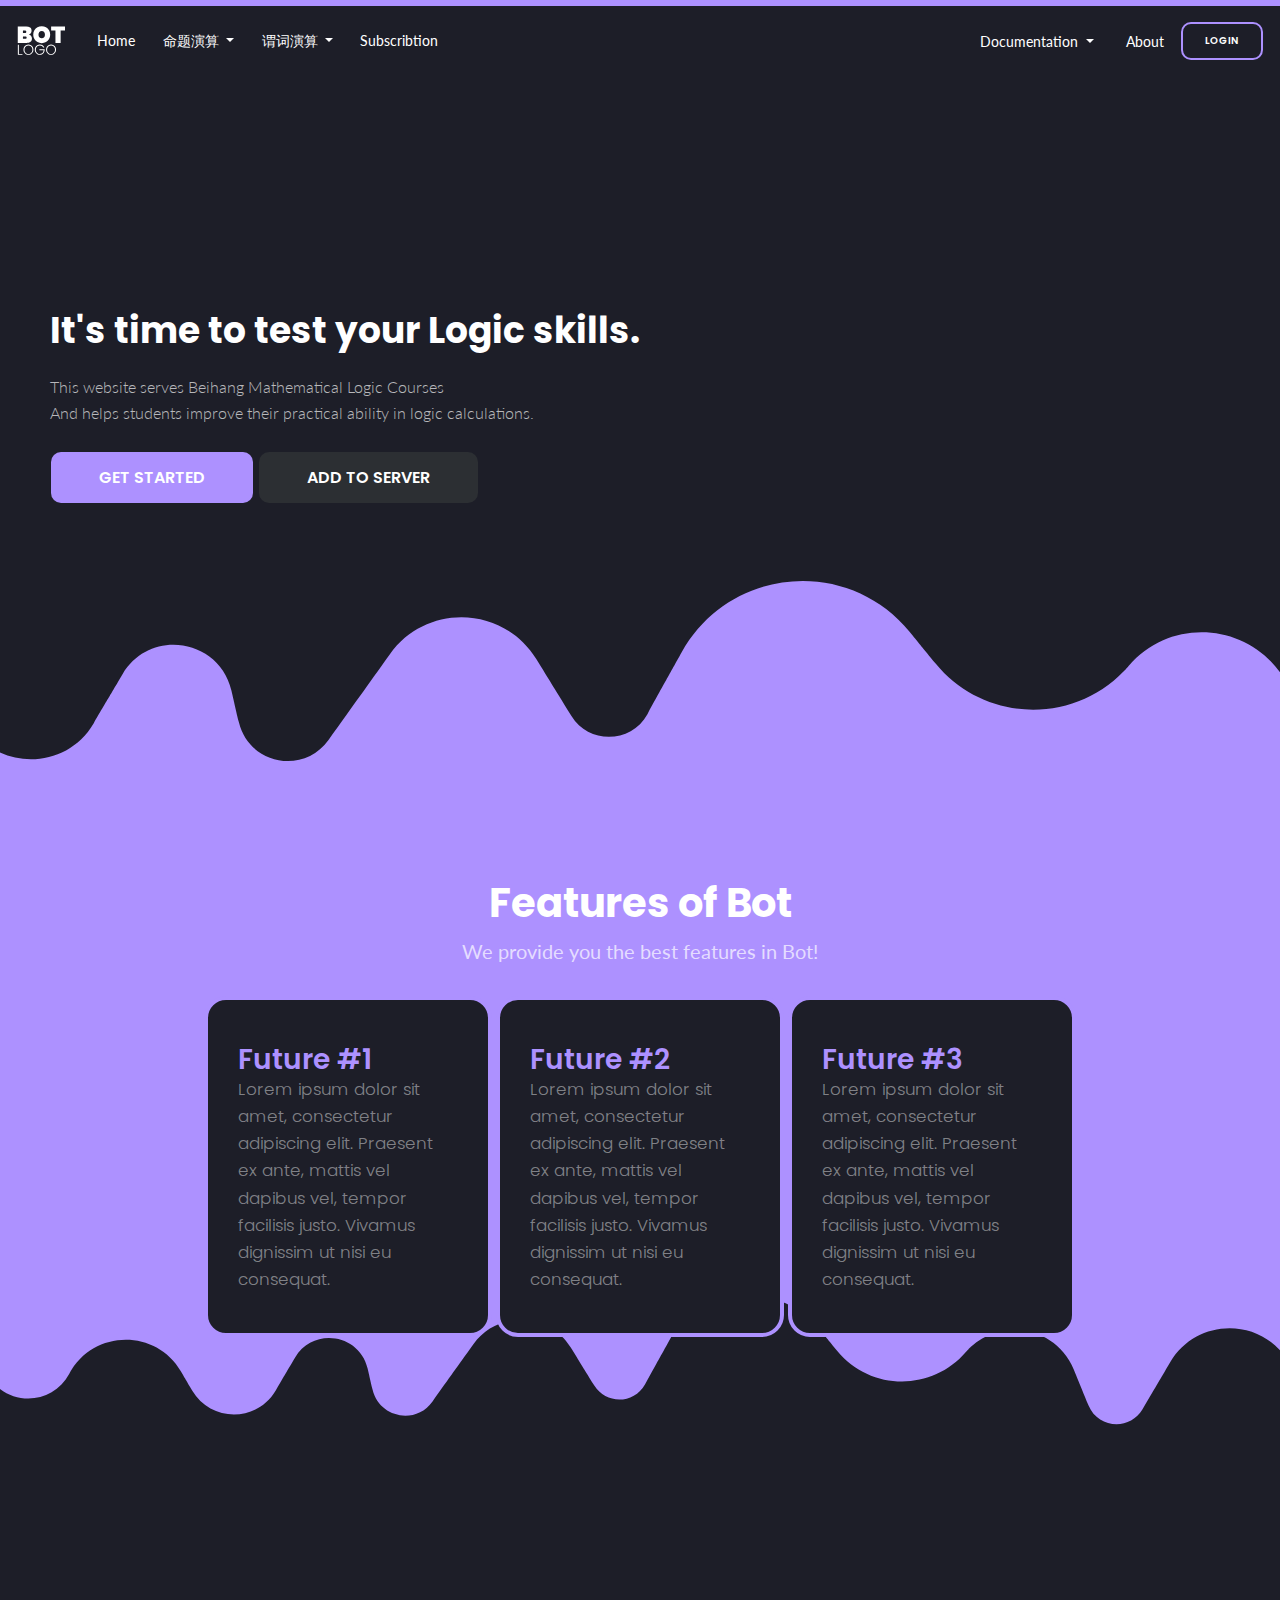
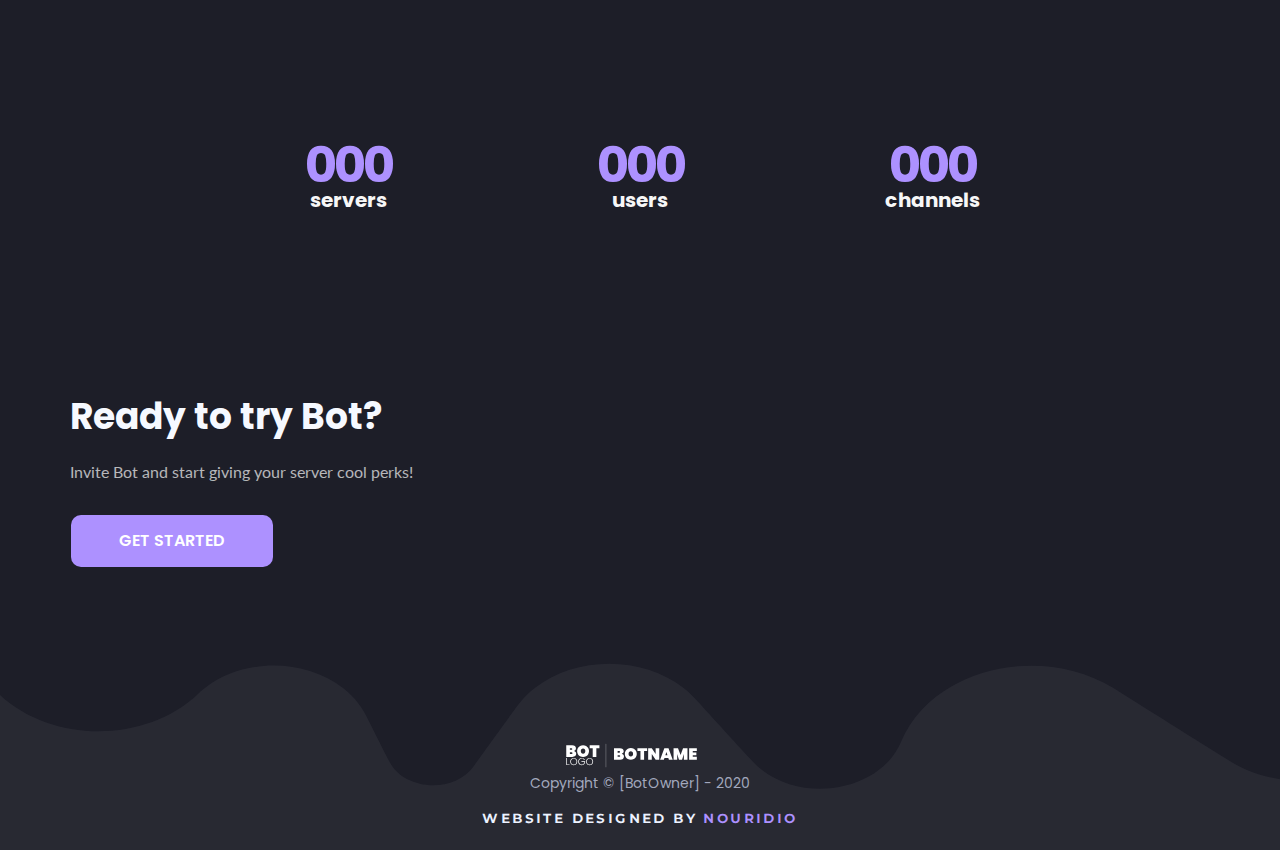
<file: test.html>
<!DOCTYPE html>
<html lang="en">
<head>
    <meta charset="UTF-8">
    <meta name="viewport" content="width=device-width, initial-scale=1, shrink-to-fit=no">
    <link rel="stylesheet" href="css/bootstrap.min.css">
    <link rel="stylesheet" href="css/main.css">
    <link rel="stylesheet" href="css/now-ui-kit.css">
    <link rel="stylesheet" href="css/style.css">
    <link href="https://fonts.googleapis.com/css?family=Poppins:300,400,600,700,800,900&display=swap" rel="stylesheet">
    <link href="https://fonts.googleapis.com/css?family=Montserrat:400,600,700,800,900&display=swap" rel="stylesheet">
    <link href="https://fonts.googleapis.com/css?family=Lato:300,400,600,700,800,900&display=swap" rel="stylesheet">
    <script type="text/javascript" src="https://cdnjs.cloudflare.com/ajax/libs/jquery/3.6.0/jquery.js"></script>
    <!-- <script type="text/javascript" src="js/math-core.js"></script> -->

    <title>Your bot name</title>
</head>
<body>
<nav class="navbar navbar-expand-lg bg-transparent">
    <button class="navbar-toggler" type="button" data-toggle="collapse" data-target="#navbarSupportedContent" aria-controls="navbarSupportedContent" aria-expanded="false" aria-label="Toggle navigation">
        <img src="assets/menuIcon.svg" width="20px" height="20px" style="max-width: none !important;">
    </button>
    <img src="assets/BotLogo.svg" width="50" height="50">
    <div class="collapse navbar-collapse" id="navbarSupportedContent" style="margin-left: 20px !important">
        <ul class="navbar-nav mr-auto">
            <li class="nav-item active">
                <a class="nav-link" href="index.html">Home <span class="sr-only">(current)</span></a>
            </li>
            <!-- <li class="nav-item">
                <a id="topfeatures" class="nav-link" href="#">Features</a>
            </li> -->
            <div class="nav-item dropdown">
                <a class="nav-link dropdown-toggle" href="#" id="navbarDropdown" role="button" data-toggle="dropdown" aria-haspopup="true" aria-expanded="false">
                    命题演算
                </a>
                <div class="dropdown-menu" aria-labelledby="navbarDropdown">
                    <a id="mp1" class="dropdown-item" href="Pro_calculus/Problem1/index.html">Problem 1</a>
                    <a id="mp2" class="dropdown-item" href="#">Problem 2</a>
                    <div class="dropdown-divider"></div>
                    <a id="mp3" class="dropdown-item" href="#">Problem 3</a>
                </div>
            </div>
            <div class="nav-item dropdown">
                <a class="nav-link dropdown-toggle" href="#" id="navbarDropdown" role="button" data-toggle="dropdown" aria-haspopup="true" aria-expanded="false">
                    谓词演算
                </a>
                <div class="dropdown-menu" aria-labelledby="navbarDropdown">
                    <a class="dropdown-item" href="#">Problem 1</a>
                    <a class="dropdown-item" href="#">Problem 2</a>
                    <div class="dropdown-divider"></div>
                    <a class="dropdown-item" href="#">Problem 3</a>
                </div>
            </div>
            <!-- <li class="nav-item">
                <a class="nav-link" href="#">Dashboard</a>
            </li> -->
            <li class="nav-item">
                <a class="nav-link" href="#">Subscribtion</a>
            </li>
        </ul>
        <div class="nav-item dropdown">
            <a class="nav-link dropdown-toggle" href="#" id="navbarDropdown" role="button" data-toggle="dropdown" aria-haspopup="true" aria-expanded="false">
                Documentation
            </a>
            <div class="dropdown-menu" aria-labelledby="navbarDropdown">
                <a class="dropdown-item" href="#">Commands</a>
                <a class="dropdown-item" href="#">Tutorials</a>
                <div class="dropdown-divider"></div>
                <a class="dropdown-item" href="#">Server settings</a>
            </div>
        </div>
        <div class="nav-item">
            <a class="nav-link" href="#">About</a>
        </div>
        <button class="btn login-btn btn-outline-accent my-2 my-sm-0" style="font-size: 10px !important;font-family: poppins !important;">LOGIN</button>
    </div>
</nav>

<!-- <div id="project-cont" class="container">
    <div id="project">
         <div class="cards">
        <div class="card" id="topcards">
            <div class="card-body">
                <h5 class="card-title">Problem #1</h5>
                <div id="top-card-text">
                <p class="card-text">请构造以下公式并填写正确的真值表</p>
                <p class="card-text">p&q</p>
            </div>
            </div>
        </div>
    </div> 
    </div>
    <div id="input-container">
        <div class="item0"></div>
        <div class="item1">
            <a class="btn btn-primary btn-lg" href="javascript:void(0);" onclick="testshow()" target="_blank" role="button">and</a>
        </div>
        <div class="item2">
            <a class="btn btn-primary btn-lg" href="#start_link" target="_blank" role="button">or</a>
        </div>
        <div class="item3">
            <a class="btn btn-primary btn-lg" href="#start_link" target="_blank" role="button">then</a>
        </div>
        <div class="item4">
            <a class="btn btn-primary btn-lg" href="#start_link" target="_blank" role="button">dthen</a>
        </div>
        <div class="item5">
            <a class="btn btn-primary btn-lg" href="#start_link" target="_blank" role="button">not</a>
        </div>
        <div class="item6">
            <a class="btn btn-primary btn-lg" href="#start_link" target="_blank" role="button">generate</a>
        </div>
        <div class="item7">
            <a class="btn btn-primary btn-lg" href="#start_link" target="_blank" role="button">clear</a>
        </div>
        <div class="item8">
            <a class="btn btn-primary btn-lg" href="#start_link" target="_blank" role="button">check</a>
        </div>
        <div class="item9"></div>
        <div class="item10">
            <input placeholder="input variable" id="input-variable" type="text" class="btn-lg">
        </div>
    </div>
    <div id="input-section"></div>
    <div id="truth-table"></div>
    <div id="hidden-container"></div>
</div> -->

<div class="heading">
    <h1 class="display-5 title">It's time to test your Logic skills.</h1>
    <p class="subtitle">This website serves Beihang Mathematical Logic Courses<br />And helps students improve their practical ability in logic calculations.</p>
    <a class="btn btn-primary btn-lg" href="#start_link" target="_blank" role="button">Get started</a>
    <a class="btn btn-secondary btn-lg" href="#server_link" target="_blank" role="button">Add to server</a>
    <br /><br /><br /><br /><br /><br />
</div>
<div class="features">
    <div class="title">Features of Bot</div>
    <div class="subtitle">We provide you the best features in Bot!</div>
    <div class="cards">
        <div class="card" style="width: 18rem;">
        <div class="card-body">
            <h5 class="card-title">Future #1</h5>
            <p class="card-text">Lorem ipsum dolor sit amet, consectetur adipiscing elit. Praesent ex ante, mattis vel dapibus vel, tempor facilisis justo. Vivamus dignissim ut nisi eu consequat.</p>
        </div>
    </div>
        <div class="card" style="width: 18rem;">
            <div class="card-body">
                <h5 class="card-title">Future #2</h5>
                <p class="card-text">Lorem ipsum dolor sit amet, consectetur adipiscing elit. Praesent ex ante, mattis vel dapibus vel, tempor facilisis justo. Vivamus dignissim ut nisi eu consequat.</p>
            </div>
        </div>
        <div class="card" style="width: 18rem;">
            <div class="card-body">
                <h5 class="card-title">Future #3</h5>
                <p class="card-text">Lorem ipsum dolor sit amet, consectetur adipiscing elit. Praesent ex ante, mattis vel dapibus vel, tempor facilisis justo. Vivamus dignissim ut nisi eu consequat.</p>
            </div>
        </div>
    </div>
</div>
<div class="statistics">
    <div class="cards">
        <div class="card statistic" style="width: 18rem;">
            <div class="card-body">
                <p class="card-title" style="font-size: 50px !important;line-height: 15px !important;letter-spacing: -0.06em !important;font-weight: bold !important;">000</h1>
                <p style="font-weight: bold !important;font-size: 20px !important;">servers</p>
            </div>
        </div>
        <div class="card statistic" style="width: 18rem;">
            <div class="card-body">
                <p class="card-title" style="font-size: 50px !important;line-height: 15px !important;letter-spacing: -0.06em !important;font-weight: bold !important;">000</h1>
                <p style="font-weight: bold !important;font-size: 20px !important;">users</p>
            </div>
        </div>
        <div class="card statistic" style="width: 18rem;">
            <div class="card-body">
                <p class="card-title" style="font-size: 50px !important;line-height: 15px !important;letter-spacing: -0.06em !important;font-weight: bold !important;">000</h1>
                <p style="font-weight: bold !important;font-size: 20px !important;">channels</p>
            </div>
        </div>
    </div>
</div>
<div class="page_end">
    <div class="start">
        <div class="card">
            <div class="card-body gs-card">
                <div class="title">Ready to try Bot?</div>
                <div class="subtitle">Invite Bot and start giving your server cool perks!</div>
                <br />
                <a class="btn btn-primary btn-lg" href="#start_link" role="button">Get started</a>
            </div><br />
        </div>
    </div>
    <div class="footer">
        <div class="bot-footer">
            <img src="assets/BotLogoWord.svg" width="150"><br />
            Copyright © [BotOwner] - 2020
        </div><br/>
        <div class="nouridio">website designed by <a href="https://nouridio.com"> nouridio</a></div>
    </di
</div>
<!-- <script src="https://code.jquery.com/jquery-3.3.1.slim.min.js" integrity="sha384-q8i/X+965DzO0rT7abK41JStQIAqVgRVzpbzo5smXKp4YfRvH+8abtTE1Pi6jizo" crossorigin="anonymous"></script> -->
<script src="https://cdnjs.cloudflare.com/ajax/libs/popper.js/1.14.7/umd/popper.min.js" integrity="sha384-UO2eT0CpHqdSJQ6hJty5KVphtPhzWj9WO1clHTMGa3JDZwrnQq4sF86dIHNDz0W1" crossorigin="anonymous"></script>
<script src="https://stackpath.bootstrapcdn.com/bootstrap/4.3.1/js/bootstrap.min.js" integrity="sha384-JjSmVgyd0p3pXB1rRibZUAYoIIy6OrQ6VrjIEaFf/nJGzIxFDsf4x0xIM+B07jRM" crossorigin="anonymous"></script>
<script src="js/now-ui-kit.min.js"></script>
</body>
</html>
</file>
<file: css/main.css>
body {
    font-family: 'Poppins', sans-serif !important;
    background-color: #1D1E28;
    color: #fff;
    -webkit-font-smoothing: antialiased;
    -moz-osx-font-smoothing: grayscale;
    text-rendering: optimizeLegibility;
    border-top: 6px #AD91FF solid !important;
    font-size: 16px;
}

.nav-link {
     font-size: 14px !important;
     background: transparent !important;
     font-family: Lato, sans-serif !important;
     text-transform: capitalize !important;
 }
 .nav-link:hover {
     background: transparent !important;
     color: #AD91FF !important;
     font-weight: bold !important;
 }

 .login-btn {
     border: 2px solid #AD91FF !important;
     font-size: 10px !important;
 }
 .login-btn:hover {
     background: #AD91FF !important;
 }
.navbar {
    box-shadow: none !important
}

.navbar-brand {
    font-size: 25px !important
}

.navbar-toggler-icon {
    color: #fff !important
}

.btn {
    border-radius: 10px !important;
    font-size: 16px !important;
    font-weight: 600 !important;
    text-transform: uppercase !important;
}

.btn-primary {
    background-color: #AD91FF!important
}
.btn-secondary {
    background-color: #2C2F33 !important
}
.heading {
    padding: 160px 50px !important;
    color: #fff !important;
    background-image: url("../assets/wavy-purple-by-nouridio.svg") !important;
    background-position: bottom !important;
    background-size: 300% !important;
    background-repeat: no-repeat !important;
}

.title {
    line-height: 90px !important;
    margin-bottom: -2px !important;
    font-size: 36px !important
}

.subtitle {
    color: rgba(255, 255, 255, 0.685) !important;
    font-size: 16px !important;
    font-family: 'Lato', sans-serif;
}


.features {
    text-align: center !important;
    background: #AD91FF !important;
    padding: 60px 50px !important;
    background-image: url("../assets/wavy-dark-by-nouridio.svg") !important;
    background-position: bottom !important;
    background-size: 200% !important;
    background-repeat: no-repeat !important;
}
.features .title {
    font-size: 40px !important;
    color: #ffffff !important;
    line-height: 70px !important;
}

.features .subtitle {
    font-size: 20px !important;
    color: #a2a8bd;
}

.features .card-body {
    text-align: left !important;
}

.features .card-title {
    margin: 0 0 -3px !important;
}
.cards {
    margin-top: 30px !important;
}

.card {
    border-radius: 5px !important;
    box-shadow: none !important;
}

.card-title {
    font-size: 28px !important;
    font-weight: 600 !important;
    color: #AD91FF !important;
}

.statistics {
    text-align: center !important;
    padding-top: 300px !important;
}

.statistics .card-body{
    padding: 0 !important;
    height: 280 !important;
    width: 332 !important;
    max-height: 280 !important;
    max-width: 332 !important;
}

.statistics .title {
    font-size: 40px !important;
    color: #ffffff !important;
    line-height: 70px !important;
}

.statistics .subtitle {
    font-size: 20px !important;
    color: #a2a8bd;
}

.card.statistic {
    background: transparent !important;
    box-shadow: none !important;
    color: #f7f7f7 !important;
}


.page_end {
    background-image: url("../assets/wavy-light-by-nouridio.svg") !important;
    background-position: bottom !important;
    background-size: 200% !important;
    background-repeat: no-repeat !important;
}
.start {
    padding: 60px 50px !important
}

.start .card {
    background: transparent !important;
    color: #f6f9ff !important;
}

.features .card {
    background: #1D1E28;
    border-radius: 22px !important;
    border: 4px solid #AD91FF;
}
.features .card-text {
color: rgba(255, 255, 255, 0.46) !important
}

.features .card-body {
    padding: 40px 40px 40px 30px !important;
}

.navbar-toggler-icon {
    color: #fff !important
}
.footer {
    text-align: center !important;
    padding: 5px 6px !important;
    color: #ecf2ff;
    padding: 30px 30px !important
}

.footer .nouridio {
    font-family: 'Montserrat' !important;
    font-style: normal !important;
    font-weight: 600 !important;
    font-size: 16px !important;
    line-height: 5px !important;
    letter-spacing: 0.15em !important;
    font-variant: small-caps !important;
}

.footer .nouridio a {
    color: #AD91FF !important;
    text-decoration: none !important;
}

.footer .bot-footer {
    text-align: center !important;
    color: #a2a8bd !important
}
</file>
<file: css/style.css>
#project{
  display: inline-block;
  /* display: none; */
  /* background-color: white; */
  
}
#project-cont{
  display: block;
}
#project .cards{
  margin-top: 0px !important;
}
#project .card{
  display: none;
  width: auto;
  height: 5.0rem;
  background-color: #1d1e28;
  border-radius: 22px  !important;
  border: 4px solid #ad91ff;
  margin-bottom: 5px;
}
#project .card-title{
  margin: 0;
  font-size: 20px !important;
}
#project .card-text{
  color:rgba(255, 255, 255, 0.46) !important;
}
#project .card-body{
  display: inline-flex;
  padding: 1.25rem;
}
#project #top-card-text{
  margin-top: -10px;
  margin-left: 30px;
  text-align: center;
}
#project #top-card-text .card-text{
  margin-bottom: 0;
}

#mubu{
  background-color: white;
  border-radius: 10px;
}
#input-container .btn{
  margin: 2px 1px;
}

#input-container .btn-lg{
  padding: 11px 22px ; 
  width: -webkit-fill-available;
  max-width: 120px;
}
#input-container .item10 .btn-lg{
  padding: 5px 11px ;
}
#input-variable {
  border-color: rgb(173,145,255);
}


.item0 {grid-area: blank;}
.item1 {grid-area: and;}
.item2 {grid-area: or;}
.item3 {grid-area: then;}
.item4 {grid-area: dthen;}
.item5 {grid-area: not;}
.item6 {grid-area: generate;}
.item7 {grid-area: clear;}
.item8 {grid-area: check;}
.item9 {grid-area: blank2;}
.item10 {grid-area: input;}

#input-container{
  display: grid;
  grid-template-areas: 
  "and then not blank blank input clear blank2"
  "or dthen not blank blank generate check blank2";
  grid-gap: 10px;
  padding: 10px;
}





@media screen and (min-width:1400px){
  .container{
    max-width: 1390px;
  }
  
}
</file>
<file: Pro_calculus/Problem1/style.css>
#project {
    width: 100%;
    display: inline-block;
    /* display: none; */
    /* background-color: white; */
}

#project-cont {
    display: block;
}

#project .cards {
    margin-top: 0px !important;
}

#project .card {
    display: block;
    width: auto;
    height: 5.0rem;
    background-color: #1d1e28;
    border-radius: 22px !important;
    border: 4px solid #ad91ff;
    margin-bottom: 5px;
}

#project .card-title {
    margin: 0;
    font-size: 20px !important;
}

#project .card-text {
    color: rgba(255, 255, 255, 0.46) !important;
}

#project .card-body {
    width: 100%;
    display: inline-flex;
    padding: 1.25rem;
}

#project #top-card-title-text{
    width: 25%;
}
#project #top-card-text {
    width: 60%;
    margin-top: -10px;
    /* margin-left: 30px; */
    text-align: center;
}

#project #top-card-text .card-text {
    margin-bottom: 0;
}

#mubu {
    background-color: white;
    border-radius: 10px;
}

#input-container .btn {
    margin: 2px 1px;
}

#input-container a {
    color: white;
}

#input-container .operators {
    font-size: 20px !important;
}

#input-container .btn-lg {
    padding: 11px 22px;
    width: -webkit-fill-available;
    max-width: 120px;
}

#input-container .item10 .btn-lg {
    padding: 5px 11px;
}

#input-variable {
    border-color: rgb(173, 145, 255);
}

#truth-table {
    /* margin-top: 10px; */
    display: -webkit-box;
    /* display: none; */
}

.table {
    text-align: center;
    font-size: 16px;
    margin-top: 10px;
    background-color: white;
    border-radius: 10px;
    width: 80%;
}

.table td {
    padding: 0.5rem;
}

input[type="checkbox"],
input[type="radio"] {
    zoom: 113%;
}

#truth-table label {
    margin: 0 0.5rem 0.2rem 0.5rem;
    /* margin-bottom: 0.2rem; */
}

#check-container {
    /* margin-top: 50px; */
    background-color: white;
    padding-top: 50px;
    border-radius: 10px;
    margin: 10px;
    margin-bottom: 16px;
    width: 20%;
    text-align: center;
}

#check-container span {
    position: relative;
    display: inline-flex;
    width: 180px;
    height: 55px;
    margin: 0 15px;
    perspective: 1000px;
}

#check-container span a {
    font-size: 19px;
    letter-spacing: 1px;
    transform-style: preserve-3d;
    transform: translateZ(-25px);
    transition: transform .25s;
    font-family: 'Montserrat', sans-serif;
}

#check-container span a:before,
#check-container span a:after {
    position: absolute;
    content: "CHECK";
    height: 55px;
    width: 180px;
    display: flex;
    align-items: center;
    justify-content: center;
    border: 5px solid black;
    box-sizing: border-box;
    border-radius: 5px;
}

#check-container span a:before {
    color: #fff;
    background: #000;
    transform: rotateY(0deg) translateZ(25px);
}

#check-container span a:after {
    color: #000;
    background-color: #fff;
    transform: rotateX(90deg) translateZ(25px);
}

#check-container span a:hover {
    transform: translateZ(-25px) rotateX(-90deg);
}

#truth-table-img {
    margin-top: 50px;
    align-items: center;
}

div#hidden-container {
    display: none;
}

.item0 {
    grid-area: blank;
}

.item1 {
    grid-area: and;
}

.item2 {
    grid-area: or;
}

.item3 {
    grid-area: then;
}

.item4 {
    grid-area: dthen;
}

.item5 {
    grid-area: not;
}

.item6 {
    grid-area: generate;
}

.item7 {
    grid-area: clear;
}

.item8 {
    grid-area: check;
}

.item9 {
    grid-area: blank2;
}

.item10 {
    grid-area: input;
}

#input-container {
    display: grid;
    grid-template-areas: "and then not blank blank input clear blank2" "or dthen not blank blank generate check blank2";
    grid-gap: 10px;
    padding: 10px;
}

@media screen and (min-width:1400px) {
    .container {
        max-width: 1390px;
    }
}

@media screen and (max-width:1200px){
    #check-container span a {
        font-size: 17px;
        letter-spacing: 1px;
        transform-style: preserve-3d;
        transform: translateZ(-25px);
        transition: transform .25s;
        font-family: 'Montserrat', sans-serif;
    }
    #check-container span {
        position: relative;
        display: inline-flex;
        width: 100px;
        height: 55px;
        margin: 0 15px;
        perspective: 1000px;
    }
    #check-container span a:before,
    #check-container span a:after {
        position: absolute;
        content: "CHECK";
        height: 55px;
        width: 100px;
        display: flex;
        align-items: center;
        justify-content: center;
        border: 5px solid black;
        box-sizing: border-box;
        border-radius: 5px;
    }
}
@media screen and (max-width:768px){
    #check-container span a {
        font-size: 13px;
        letter-spacing: 1px;
        transform-style: preserve-3d;
        transform: translateZ(-25px);
        transition: transform .25s;
        font-family: 'Montserrat', sans-serif;
    }
    #check-container span {
        position: relative;
        display: inline-flex;
        width: 60px;
        height: 55px;
        margin: 0 15px;
        perspective: 1000px;
    }
    #check-container span a:before,
    #check-container span a:after {
        position: absolute;
        content: "CHECK";
        height: 55px;
        width: 60px;
        display: flex;
        align-items: center;
        justify-content: center;
        border: 5px solid black;
        box-sizing: border-box;
        border-radius: 5px;
    }
}
</file>
<file: Pro_calculus/Problem2/style.css>
#project {
    width: 100%;
    display: inline-block;
    /* display: none; */
    /* background-color: white; */
}

#project-cont {
    display: block;
}

#project .cards {
    margin-top: 0px !important;
}

#project .card {
    display: block;
    width: auto;
    height: 5.0rem;
    background-color: #1d1e28;
    border-radius: 22px !important;
    border: 4px solid #ad91ff;
    margin-bottom: 5px;
}

#project .card-title {
    margin: 0;
    font-size: 20px !important;
}

#project .card-text {
    color: rgba(255, 255, 255, 0.46) !important;
}

#project .card-body {
    width: 100%;
    display: inline-flex;
    padding: 1.25rem;
}

#project #top-card-title-text{
    width: 25%;
}
#project #top-card-text {
    width: 60%;
    margin-top: -10px;
    /* margin-left: 30px; */
    text-align: center;
}

#project #top-card-text .card-text {
    margin-bottom: 0;
}

#mubu {
    width: 100%;
    background-color: white;
    border-radius: 10px;
}

#input-container .btn {
    margin: 2px 1px;
}

#input-container a {
    color: white;
}

#input-container .operators {
    font-size: 20px !important;
}

#input-container .btn-lg {
    padding: 11px 22px;
    width: -webkit-fill-available;
    max-width: 120px;
}

#input-container .item10 .btn-lg {
    padding: 5px 11px;
}

#input-variable {
    border-color: rgb(173, 145, 255);
}

#truth-table {
    /* margin-top: 10px; */
    display: -webkit-box;
    /* display: none; */
}

.table {
    text-align: center;
    font-size: 16px;
    margin-top: 10px;
    background-color: white;
    border-radius: 10px;
    width: 80%;
}

.table td {
    padding: 0.5rem;
}

input[type="checkbox"],
input[type="radio"] {
    zoom: 113%;
}

#truth-table label {
    margin: 0 0.5rem 0.2rem 0.5rem;
    /* margin-bottom: 0.2rem; */
}

#check-container {
    /* margin-top: 50px; */
    background-color: white;
    padding-top: 50px;
    border-radius: 10px;
    margin: 10px;
    margin-bottom: 16px;
    width: 20%;
    text-align: center;
}

#check-container span {
    position: relative;
    display: inline-flex;
    width: 180px;
    height: 55px;
    margin: 0 15px;
    perspective: 1000px;
}

#check-container span a {
    font-size: 19px;
    letter-spacing: 1px;
    transform-style: preserve-3d;
    transform: translateZ(-25px);
    transition: transform .25s;
    font-family: 'Montserrat', sans-serif;
}

#check-container span a:before,
#check-container span a:after {
    position: absolute;
    content: "CHECK";
    height: 55px;
    width: 180px;
    display: flex;
    align-items: center;
    justify-content: center;
    border: 5px solid black;
    box-sizing: border-box;
    border-radius: 5px;
}

#check-container span a:before {
    color: #fff;
    background: #000;
    transform: rotateY(0deg) translateZ(25px);
}

#check-container span a:after {
    color: #000;
    background-color: #fff;
    transform: rotateX(90deg) translateZ(25px);
}

#check-container span a:hover {
    transform: translateZ(-25px) rotateX(-90deg);
}

#truth-table-img {
    margin-top: 50px;
    align-items: center;
}

div#hidden-container {
    display: none;
}

.item0 {
    grid-area: blank;
}

.item1 {
    grid-area: and;
}

.item2 {
    grid-area: or;
}

.item3 {
    grid-area: then;
}

.item4 {
    grid-area: dthen;
}

.item5 {
    grid-area: not;
}

.item6 {
    grid-area: generate;
}

.item7 {
    grid-area: clear;
}

.item8 {
    grid-area: check;
}

.item9 {
    grid-area: blank2;
}

.item10 {
    grid-area: input;
}

#input-container {
    display: grid;
    grid-template-areas: "and then not blank blank input clear blank2" "or dthen not blank blank generate check blank2";
    grid-gap: 10px;
    padding: 10px;
}

@media screen and (min-width:1400px) {
    .container {
        max-width: 1390px;
    }
}

@media screen and (max-width:1200px){
    #check-container span a {
        font-size: 17px;
        letter-spacing: 1px;
        transform-style: preserve-3d;
        transform: translateZ(-25px);
        transition: transform .25s;
        font-family: 'Montserrat', sans-serif;
    }
    #check-container span {
        position: relative;
        display: inline-flex;
        width: 100px;
        height: 55px;
        margin: 0 15px;
        perspective: 1000px;
    }
    #check-container span a:before,
    #check-container span a:after {
        position: absolute;
        content: "CHECK";
        height: 55px;
        width: 100px;
        display: flex;
        align-items: center;
        justify-content: center;
        border: 5px solid black;
        box-sizing: border-box;
        border-radius: 5px;
    }
}
@media screen and (max-width:768px){
    #check-container span a {
        font-size: 13px;
        letter-spacing: 1px;
        transform-style: preserve-3d;
        transform: translateZ(-25px);
        transition: transform .25s;
        font-family: 'Montserrat', sans-serif;
    }
    #check-container span {
        position: relative;
        display: inline-flex;
        width: 60px;
        height: 55px;
        margin: 0 15px;
        perspective: 1000px;
    }
    #check-container span a:before,
    #check-container span a:after {
        position: absolute;
        content: "CHECK";
        height: 55px;
        width: 60px;
        display: flex;
        align-items: center;
        justify-content: center;
        border: 5px solid black;
        box-sizing: border-box;
        border-radius: 5px;
    }
}
</file>
<file: Pro_calculus/Problem3/style.css>
#project {
    display: inline-block;
    /* display: none; */
    /* background-color: white; */
}

#project-cont {
    display: block;
}

#project .cards {
    margin-top: 0px !important;
}

#project .card {
    display: block;
    width: auto;
    height: 5.0rem;
    background-color: #1d1e28;
    border-radius: 22px !important;
    border: 4px solid #ad91ff;
    margin-bottom: 5px;
}

#project .card-title {
    margin: 0;
    font-size: 20px !important;
}

#project .card-text {
    color: rgba(255, 255, 255, 0.46) !important;
}

#project .card-body {
    display: inline-flex;
    padding: 1.25rem;
}

#project #top-card-text {
    margin-top: -10px;
    margin-left: 30px;
    text-align: center;
}

#project #top-card-text .card-text {
    margin-bottom: 0;
}



/**********select-container****************/
#select-container {
    background-color: white;
}

.Row-item{
    display: flex;
}


#check-container {
    /* margin-top: 50px; */
    background-color: white;
    padding-top: 50px;
    border-radius: 10px;
    margin: 10px;
    margin-bottom: 16px;
    width: 20%;
    text-align: center;
}

#check-container span {
    position: relative;
    display: inline-flex;
    width: 180px;
    height: 55px;
    margin: 0 15px;
    perspective: 1000px;
}

#check-container span a {
    font-size: 19px;
    letter-spacing: 1px;
    transform-style: preserve-3d;
    transform: translateZ(-25px);
    transition: transform .25s;
    font-family: 'Montserrat', sans-serif;
}

#check-container span a:before,
#check-container span a:after {
    position: absolute;
    content: "CHECK";
    height: 55px;
    width: 180px;
    display: flex;
    align-items: center;
    justify-content: center;
    border: 5px solid black;
    box-sizing: border-box;
    border-radius: 5px;
}

#check-container span a:before {
    color: #fff;
    background: #000;
    transform: rotateY(0deg) translateZ(25px);
}

#check-container span a:after {
    color: #000;
    background-color: #fff;
    transform: rotateX(90deg) translateZ(25px);
}

#check-container span a:hover {
    transform: translateZ(-25px) rotateX(-90deg);
}



/* ===== Horizontal Rule ===== */
.rule {
    margin: 10px 0;
    border: none;
    height: 1.5px;
    background-image: linear-gradient(left, #f0f0f0, #c9bbae, #f0f0f0);
  }
  
  /* ===== Select Box ===== */
  .sel {
    font-size: 0.5rem;
    display: inline-block;
    margin: 3em 2em;
    width: 100px;
    background-color: transparent;
    position: relative;
    cursor: pointer;
  }
  
  .sel::before {
    position: absolute;
    content: '\f063';
    font-family: 'FontAwesome';
    font-size: 2em;
    color: #FFF;
    right: 20px;
    top: calc(50% - 0.5em);
  }
  
  .sel.active::before {
    transform: rotateX(-180deg);
  }
  
  .sel__placeholder {
    display: block;
    font-family: 'Quicksand';
    font-size: 2.3em;
    color: #838e95;
    padding: 0.2em 0.5em;
    text-align: left;
    pointer-events: none;
    user-select: none;
    visibility: visible;
  }
  
  .sel.active .sel__placeholder {
    visibility: hidden;
  }
  
  .sel__placeholder::before {
    position: absolute;
    top: 0;
    bottom: 0;
    left: 0;
    right: 0;
    padding: 0.2em 0.5em;
    content: attr(data-placeholder);
    visibility: hidden;
  }
  
  .sel.active .sel__placeholder::before {
    visibility: visible;
  }
  
  .sel__box {
    position: absolute;
    top: calc(100% + 4px);
    left: -4px;
    display: none;
    list-style-type: none;
    text-align: left;
    font-size: 1em;
    background-color: #FFF;
    width: calc(100% + 8px);
    box-sizing: border-box;
  }
  
  .sel.active .sel__box {
    display: block;
    animation: fadeInUp 500ms;
  }
  
  .sel__box__options {
    display: list-item;
    font-family: 'Quicksand';
    font-size: 1.5em;
    color: #838e95;
    padding: 0.5em 1em;
    user-select: none;
  }
  
  .sel__box__options::after {
    content: '\f00c';
    font-family: 'FontAwesome';
    font-size: 0.5em;
    margin-left: 5px;
    display: none;
  }
  
  .sel__box__options.selected::after {
    display: inline;
  }
  
  .sel__box__options:hover {
    background-color: #ebedef;
  }
  
  /* ----- Select Box Black Panther ----- */
  .sel {
    border-bottom: 4px solid rgba(0, 0, 0, 0.3);
  }
  
  .sel--black-panther {
    z-index: 3;
  }
  
  /* ----- Select Box Superman ----- */
  .sel--superman {
  /*   display: none; */
    z-index: 2;
  }
  
  /* ===== Keyframes ===== */
  @keyframes fadeInUp {
    from {
      opacity: 0;
      transform: translate3d(0, 20px, 0);
    }
  
    to {
      opacity: 1;
      transform: none;
    }
  }
  
  @keyframes fadeOut {
    from {
      opacity: 1;
    }
  
    to {
      opacity: 0;
    }
  }
</file>
<file: Pro_calculus/Problem5/style.css>
#project {
    width: 100%;
    display: inline-block;
    /* display: none; */
    /* background-color: white; */
}

#project-cont {
    display: block;
}

#project .cards {
    margin-top: 0px !important;
}

#project .card {
    display: block;
    width: auto;
    height: 5.0rem;
    background-color: #1d1e28;
    border-radius: 22px !important;
    border: 4px solid #ad91ff;
    margin-bottom: 5px;
}

#project .card-title {
    margin: 0;
    font-size: 20px !important;
}

#project .card-text {
    color: rgba(255, 255, 255, 0.46) !important;
}

#project .card-body {
    width: 100%;
    display: inline-flex;
    padding: 1.25rem;
}

#project #top-card-title-text{
    width: 25%;
}
#project #top-card-text {
    width: 60%;
    margin-top: -10px;
    /* margin-left: 30px; */
    text-align: center;
}

#project #top-card-text .card-text {
    margin-bottom: 0;
}

.btn {
    margin: 10px 10px;
}


/**********select-container****************/
#select-container {
    margin-top: 3px;
    padding-bottom: 46px;
    border-radius: 10px;
    background-color:#eeebe7;
}
#select-container p{
    margin-top: 1.2rem;
    margin-bottom: 0;
}

.Row-item{
    display: flex;
    padding: 10px;
}


.equation{
    display: inline-flex;
    padding: 10px;
    width: 60%;
    text-align: center;
    margin: 5px 10px 5px 5px;
}
.equation .equa-text{
    width: 100%;
}

#check-container {
    width: 100%;
    display: flex;
    padding: 30px;
    justify-content: center;
    /* margin-top: 50px; */
    background-color: #eeebe7;
    /* padding-top: 30px; */
    border-radius: 10px;
    /* margin: 10px; */
    margin-top: -16px;
    margin-bottom: 16px;
    /* width: 20%; */
    text-align: center;
}

#check-container span {
    position: relative;
    display: inline-flex;
    width: 180px;
    height: 55px;
    margin: 0 30px;
    perspective: 1000px;
}

#check-container span a {
    font-size: 19px;
    letter-spacing: 1px;
    transform-style: preserve-3d;
    transform: translateZ(-25px);
    transition: transform .25s;
    font-family: 'Montserrat', sans-serif;
}

#check-container span a:before,
#check-container span a:after {
    position: absolute;
    content: "CHECK";
    height: 55px;
    width: 180px;
    display: flex;
    align-items: center;
    justify-content: center;
    border: 5px solid black;
    box-sizing: border-box;
    border-radius: 5px;
}

#check-container span a:before {
    color: #fff;
    background: #000;
    transform: rotateY(0deg) translateZ(25px);
}

#check-container span a:after {
    color: #000;
    background-color: #fff;
    transform: rotateX(90deg) translateZ(25px);
}

#check-container span a:hover {
    transform: translateZ(-25px) rotateX(-90deg);
}

#answer-img {
    width: 70px;
    padding: 5px;
    margin: 0 30px;
}


/* ===== Horizontal Rule ===== */
.rule {
    margin: 3px 0;
    border: none;
    height: 1.5px;
    background-image: linear-gradient(left, #f0f0f0, #c9bbae, #f0f0f0);
  }
  
  /* ===== Select Box ===== */
  .sel {
    font-size: 0.5rem;
    display: inline-block;
    margin: 3em 2em;
    width: 150px;
    background-color: transparent;
    position: relative;
    cursor: pointer;
  }
  
  .sel::before {
    position: absolute;
    content: '\f063';
    font-family: 'FontAwesome';
    font-size: 2em;
    color: #FFF;
    right: 20px;
    top: calc(50% - 0.5em);
  }
  
  .sel.active::before {
    transform: rotateX(-180deg);
  }
  
  .sel__placeholder {
    display: block;
    font-family: 'Quicksand';
    font-size: 2.3em;
    color: #838e95;
    padding: 0.2em 0.5em;
    text-align: left;
    pointer-events: none;
    user-select: none;
    visibility: visible;
  }
  
  .sel.active .sel__placeholder {
    visibility: hidden;
  }
  
  .sel__placeholder::before {
    position: absolute;
    top: 0;
    bottom: 0;
    left: 0;
    right: 0;
    padding: 0.2em 0.5em;
    content: attr(data-placeholder);
    visibility: hidden;
  }
  
  .sel.active .sel__placeholder::before {
    visibility: visible;
  }
  
  .sel__box {
    position: absolute;
    top: calc(100% + 4px);
    left: -4px;
    display: none;
    list-style-type: none;
    text-align: left;
    font-size: 1em;
    background-color: #FFF;
    width: calc(100% + 8px);
    box-sizing: border-box;
  }
  
  .sel.active .sel__box {
    display: block;
    animation: fadeInUp 500ms;
  }
  
  .sel__box__options {
    display: list-item;
    font-family: 'Quicksand';
    font-size: 1.5em;
    color: #838e95;
    padding: 0.5em 1em;
    user-select: none;
  }
  
  .sel__box__options::after {
    content: '\f00c';
    font-family: 'FontAwesome';
    font-size: 0.5em;
    margin-left: 5px;
    display: none;
  }
  
  .sel__box__options.selected::after {
    display: inline;
  }
  
  .sel__box__options:hover {
    background-color: #ebedef;
  }
  
  /* ----- Select Box Black Panther ----- */
  .sel {
    border-bottom: 4px solid rgba(0, 0, 0, 0.3);
  }
  
  .sel--black-panther {
    z-index: 3;
  }
  
  /* ----- Select Box Superman ----- */
  .sel--superman {
  /*   display: none; */
    z-index: 2;
  }
  
  /* ===== Keyframes ===== */
  @keyframes fadeInUp {
    from {
      opacity: 0;
      transform: translate3d(0, 20px, 0);
    }
  
    to {
      opacity: 1;
      transform: none;
    }
  }
  
  @keyframes fadeOut {
    from {
      opacity: 1;
    }
  
    to {
      opacity: 0;
    }
  }
</file>
